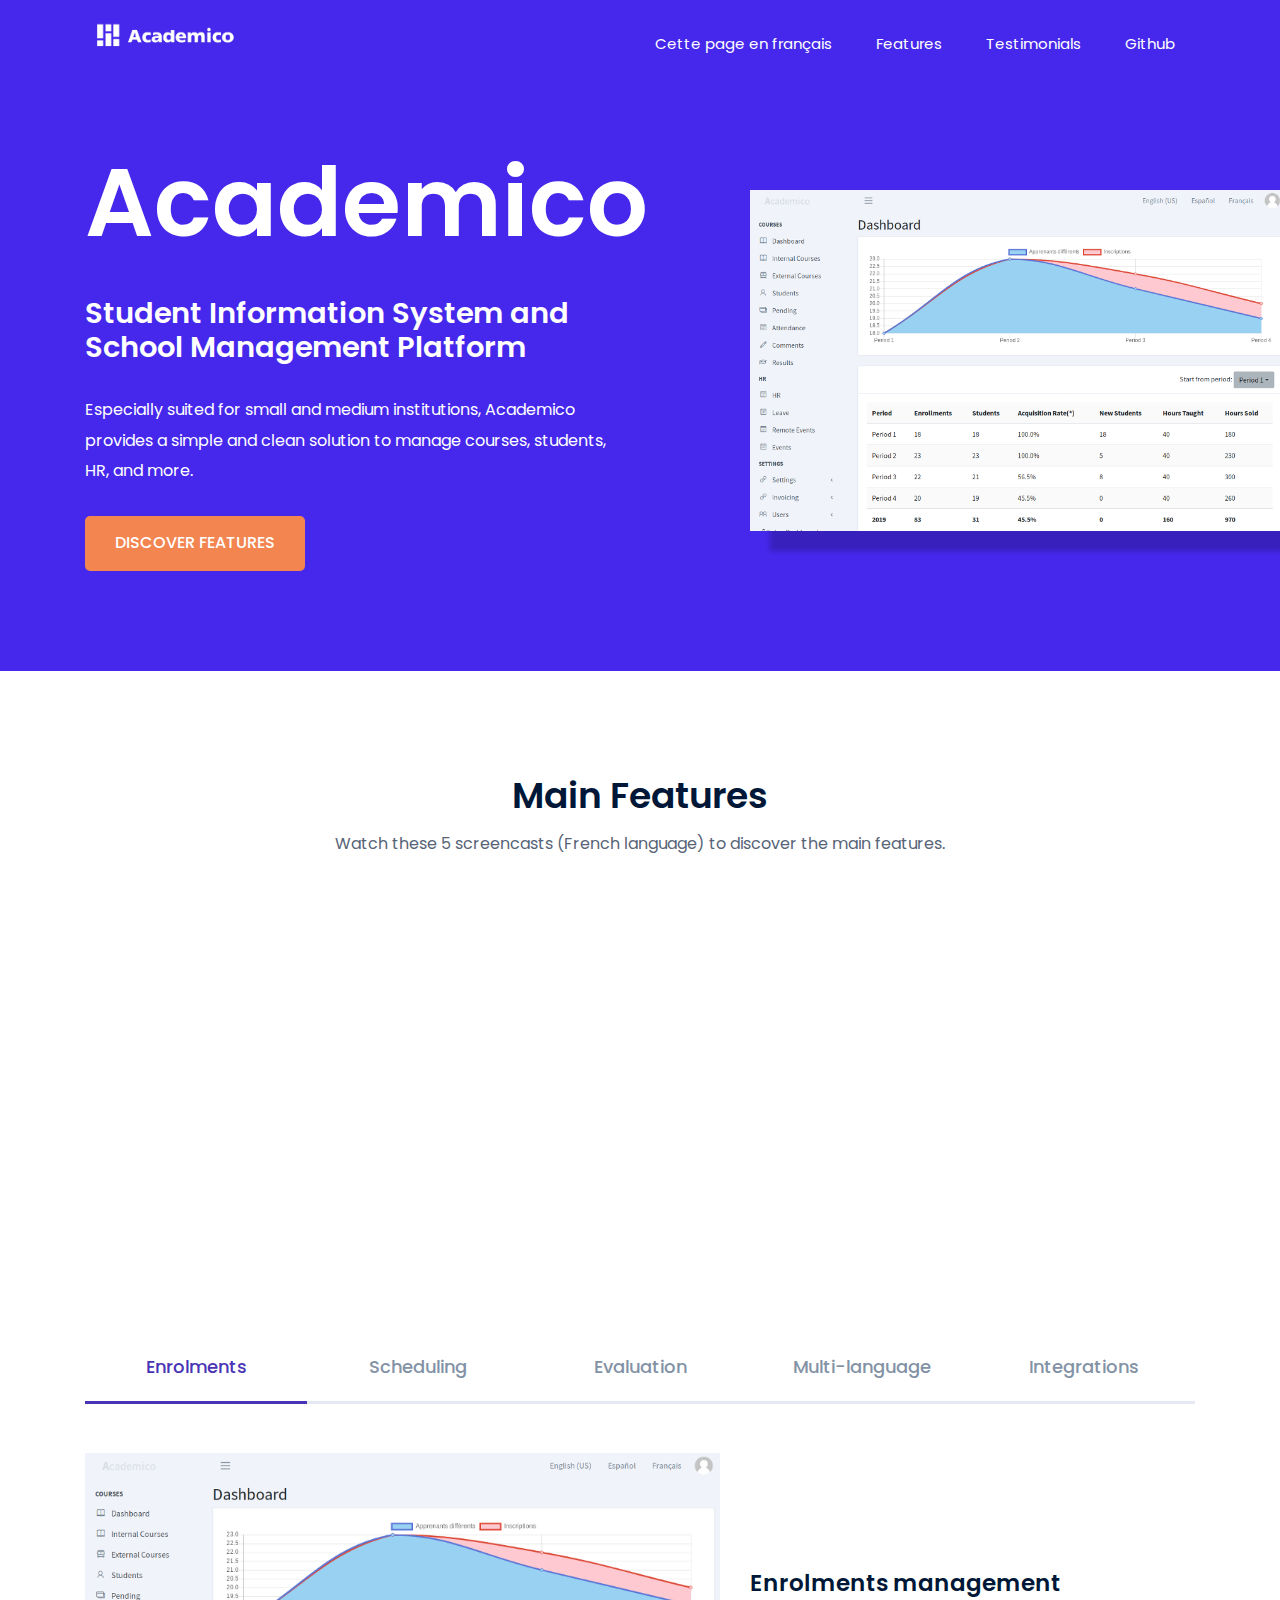
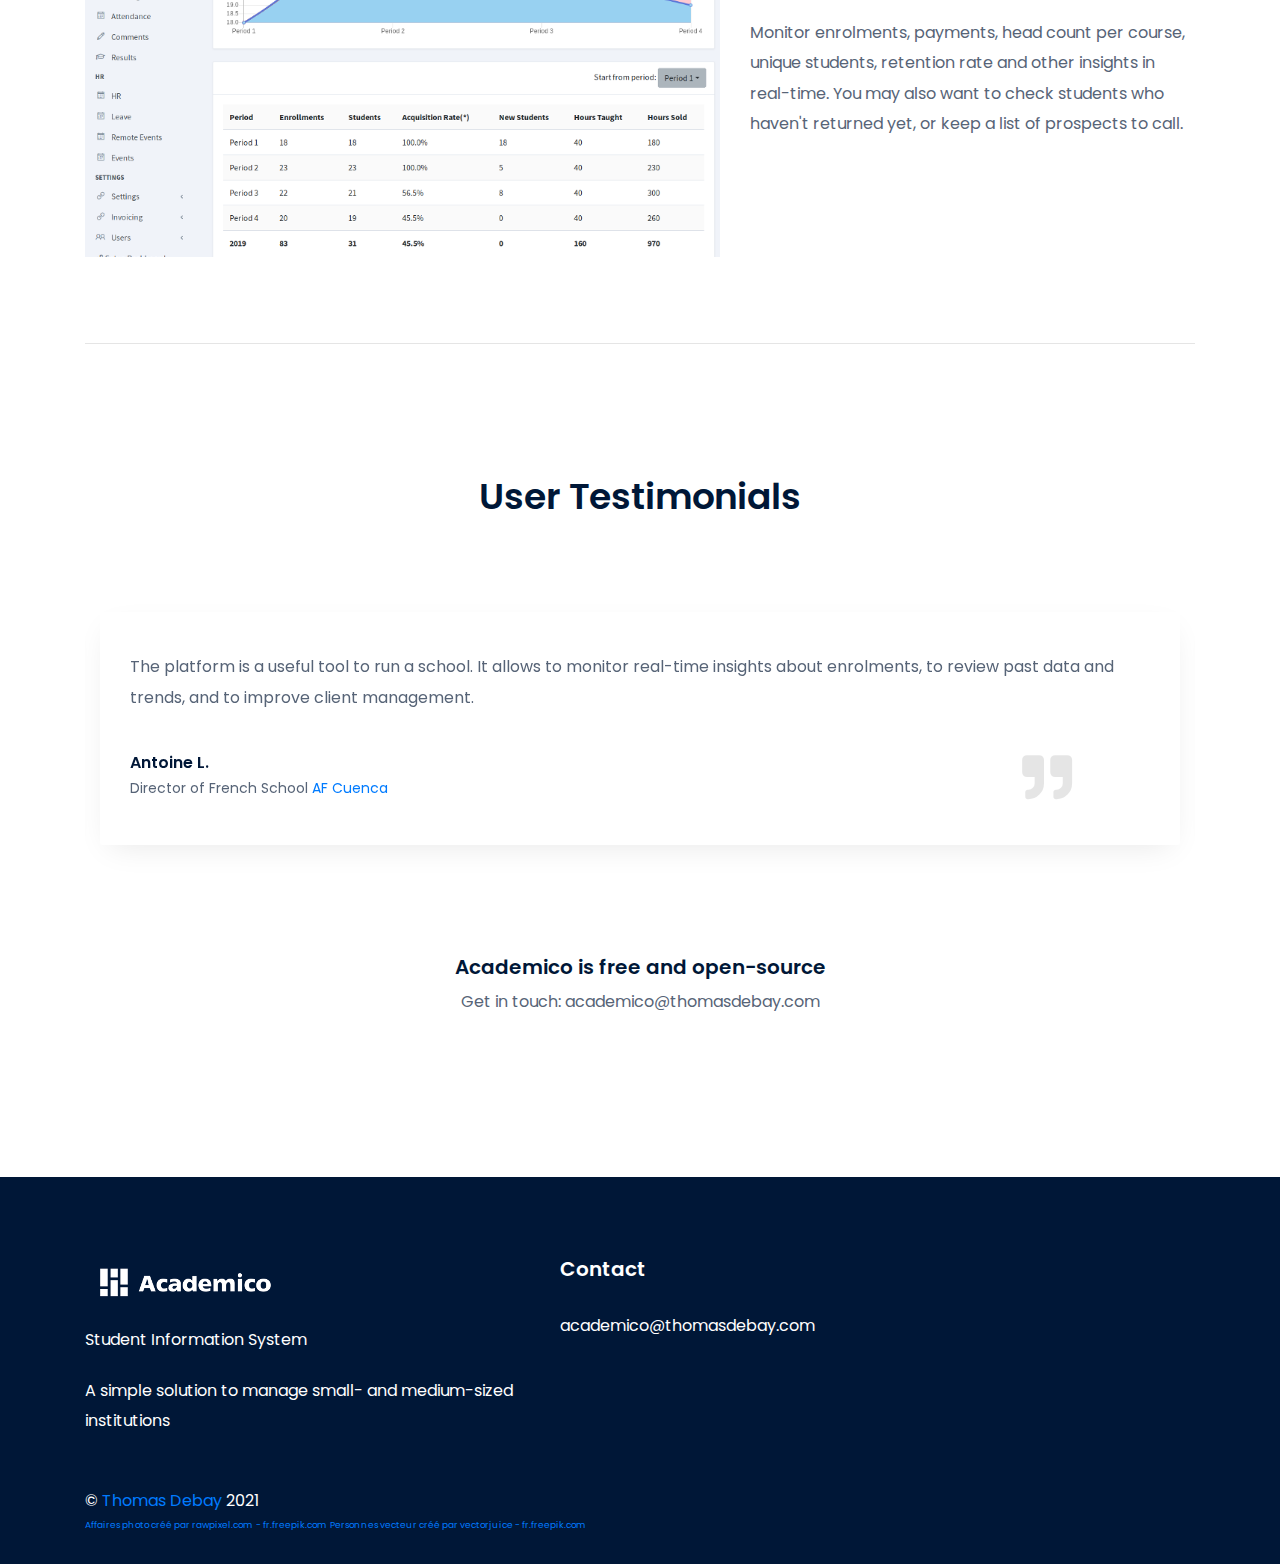
<file: index.html>
<!DOCTYPE html>
<html lang="en">
<head>
	<meta charset="UTF-8">
	<meta name="viewport" content="width=device-width, initial-scale=1, shrink-to-fit=no">
	<!-- Title -->
	<title>Academico SIS</title>

	<!-- All CSS -->
	<link rel="stylesheet" href="./assets/css/animate.css">
	<link rel="stylesheet" href="./assets/css/bootstrap.min.css">
	<link rel="stylesheet" href="./assets/css/materialdesignicons.min.css">
	<link rel="stylesheet" href="./assets/css/fontawesome-5.8.1.css">
	<link rel="stylesheet" href="./assets/css/owl.carousel.min.css">
	<link rel="stylesheet" href="./assets/css/swiper.min.css">
	<link rel="stylesheet" href="./assets/css/lity.min.css">
	<link rel="stylesheet" href="./assets/css/slicknav.css">
	<link rel="stylesheet" href="./assets/css/style.css">
	<link rel="stylesheet" href="./assets/css/style-2.css">
	<link rel="stylesheet" href="./assets/css/style-3.css">
	<link rel="stylesheet" href="./assets/css/style-4.css">
	<link rel="stylesheet" href="./assets/css/style-5.css">
	<link rel="stylesheet" href="./assets/css/style-6.css">
	<link rel="stylesheet" href="./assets/css/theme.css">
	<link rel="stylesheet" href="./assets/css/responsive.css">
	<!-- Global site tag (gtag.js) - Google Analytics -->
	<script async src="https://www.googletagmanager.com/gtag/js?id=UA-151979043-1"></script>
	<script>
	window.dataLayer = window.dataLayer || [];
	function gtag(){dataLayer.push(arguments);}
	gtag('js', new Date());

	gtag('config', 'UA-151979043-1');
	</script>
</head>
<body>
	<!-- Header area -->
	<div id="mainmenu-area" class="hp4">
		<div class="header-area header-absolute header-4">
			<div class="container">
				<div class="row">
					<div class="col-lg-2 w-50">
						<a href="index.html" class="header-logo">
							<img src="./assets/image/logo2.png" alt="" class="logo-1">
							<img src="./assets/image/logo.png" alt="" class="logo-2">
						</a>
					</div>
					<div class="col-lg-10 w-50 t-right">
						<button class="toggle">
							<span></span>
						</button>
						<div class="mainmenu">
							<nav>
								<ul>
									<li><a class="nav-link" href="./fr">Cette page en français</a></li>
									<li><a class="nav-link" href="#features">Features</a></li>
									<!-- <li><a class="nav-link" href="#pricing">Pricing</a></li> -->
									<li><a class="nav-link" href="#testimonial">Testimonials</a></li>
									<li><a class="nav-link" href="https://github.com/academico-sis/academico">Github</a></li>
								</ul>
							</nav>
						</div>
					</div>
				</div>
			</div>
		</div>
	</div>
	<!-- End Header area -->

	<!-- Hero area -->
	<div class="hero-area o-hi hero-4">
		<div class="container">
			<div class="row aic">
				<div class="col-lg-6 wow fadeInLeft" data-wow-delay="0.2s">
					<h1>Academico</h1>
					<h2>Student Information System and School Management Platform</h2>
					<p>Especially suited for small and medium institutions, Academico provides a simple and clean solution to manage courses, students, HR, and more.</p>
					<!-- <a href="https://academico.thomasdebay.com" class="button">Try it now</a> -->
					<a href="#features" class="button">Discover Features</a>
				</div>
				<div class="col-lg-1"></div>
				<div class="col-lg-5 wow fadeInRight" data-wow-delay="0.4s">
					<div class="hero-4-img">
						<img style="width:80%" src="./assets/image/screenshots/stats.png" alt="">
					</div>
				</div>
			</div>
		</div>
	</div>
	<!-- End Hero area -->


	<!-- Tab area -->
	<div id="features" class="tab-area pd-80">
		<div class="container">
			<div class="row justify-content-center">
				<div class="col-lg-8 text-center wow fadeInUp" data-wow-delay="0.2s">
					<div class="title">
						<h2>Main Features</h2>
						<p>Watch these 5 screencasts (French language) to discover the main features.</p>
					</div>
					<div class="video-responsive">
						<iframe width="560" height="315" src="https://www.youtube.com/embed/videoseries?list=PLQrNVDEbPjIOXXrhsKowjKtnLhegQgnq6" frameborder="0" allow="accelerometer; autoplay; clipboard-write; encrypted-media; gyroscope; picture-in-picture" allowfullscreen></iframe>
					</div>
				</div>
			</div>
			<div class="row">
				<div class="col-lg-12 text-center wow fadeInUp" data-wow-delay="0.4s">
					<div class="tab-list">
						<ul class="nav nav-tabs" id="myTab" role="tablist">
							<li class="nav-item">
								<a class="nav-link active" id="tab-label-1" data-toggle="tab" href="#tab-1" role="tab" aria-controls="home" aria-selected="true">Enrolments</a>
							</li>
							<li class="nav-item">
								<a class="nav-link" id="tab-label-2" data-toggle="tab" href="#tab-2" role="tab" aria-controls="profile" aria-selected="false">Scheduling</a>
							</li>
							<li class="nav-item">
								<a class="nav-link" id="tab-label-3" data-toggle="tab" href="#tab-3" role="tab" aria-controls="contact" aria-selected="false">Evaluation</a>
							</li>
							<li class="nav-item">
								<a class="nav-link" id="tab-label-4" data-toggle="tab" href="#tab-4" role="tab" aria-controls="contact" aria-selected="false">Multi-language</a>
							</li>
							<li class="nav-item">
								<a class="nav-link" id="tab-label-5" data-toggle="tab" href="#tab-5" role="tab" aria-controls="contact" aria-selected="false">Integrations</a>
							</li>
						</ul>
					</div>
				</div>
			</div>
			<div class="row">
				<div class="col-lg-12">
					<div class="tab-content">
						<div class="tab-content" id="myTabContent">
							<div class="tab-pane fade show active" id="tab-1" role="tabpanel" aria-labelledby="tab-label-1">
								<div class="row aic">
									<div class="col-lg-7">
										<div class="tab-6-img">
											<img src="./assets/image/screenshots/stats.png" alt="Example view of stats panel in Academico platform">
										</div>
									</div>
									<div class="col-lg-5">
										<div class="tab-title">
											<h3>Enrolments management</h3>
											<p>Monitor enrolments, payments, head count per course, unique students, retention rate and other insights in real-time. You may also want to check students who haven't returned yet, or keep a list of prospects to call.</p>
										</div>
									</div>
								</div>
							</div>
							<div class="tab-pane fade" id="tab-2" role="tabpanel" aria-labelledby="tab-label-2">
								<div class="row aic">
									<div class="col-lg-7">
										<div class="tab-6-img">
											<img src="./assets/image/screenshots/calendar.png" alt="">
										</div>
									</div>
									<div class="col-lg-5">
										<div class="tab-title">
											<h3>Organize your resources timetables</h3>
											<p>Give your team immediate access to teachers and room timetables. Drap and drop to assign a course to a teacher or a room.</p>
										</div>
									</div>
								</div>
							</div>
							<div class="tab-pane fade" id="tab-3" role="tabpanel" aria-labelledby="tab-label-3">
								<div class="row aic">
									<div class="col-lg-7">
										<div class="tab-6-img">
											<img src="./assets/image/screenshots/grading.png" alt="Example view of evaluation screen in Academico platform">
										</div>
									</div>
									<div class="col-lg-5">
										<div class="tab-title">
											<h3>Centralize student results</h3>
											<p>Academico offers skills or grades-based evaluation.</p>
										</div>
									</div>
								</div>
							</div>
							<div class="tab-pane fade" id="tab-4" role="tabpanel" aria-labelledby="tab-label-4">
								<div class="row aic">
									<div class="col-lg-7">
										<div class="tab-6-img">
											<img src="./assets/image/multilingual.png" alt="Academico platform is translated into 3 languages">
										</div>
									</div>
									<div class="col-lg-5">
										<div class="tab-title">
											<h3>Multi-language</h3>
											<p>Academico is entirely translated in French, English and Spanish. More languages can easily be integrated.</p>
										</div>
									</div>
								</div>
							</div>
							<div class="tab-pane fade" id="tab-5" role="tabpanel" aria-labelledby="tab-label-5">
								<div class="row aic">
									<div class="col-lg-7">
										<div class="tab-6-img">
											<img src="./assets/image/puzzle.jpg" alt="Integration illustration">
										</div>
									</div>
									<div class="col-lg-5">
										<div class="tab-title">
											<h3>Integrate with your other applications</h3>
											<p>Academico can synchronize students, courses and enrollments with <strong>Moodle LMS</strong> or <strong>Apolearn</strong>. Integrations with other software such as mailing managers or accounting solutions are also possible (please get in touch for details).</p>
										</div>
									</div>
								</div>
							</div>
						</div>
					</div>
				</div>
			</div>
			<hr>
		</div>
	</div>
	<!-- End Tab area -->

	<!-- Pricing area -->
	<!-- <div id="pricing" class="pricing-area pd-100">
		<div class="container">
			<div class="row justify-content-center">
				<div class="col-lg-7 text-center wow fadeInUp" data-wow-delay="0.2s">
					<div class="title white">
						<h2>Pricing</h2>
						<p>Academico is free. However, you'll need several things to run it: a commercial <a href="https://backpackforlaravel.com/pricing">Backpack</a> licence, your own server (VPS), and someone to perform server configuration, updates, backups.. For this reason, an all-inclusive, hosted solution is recommended, so you don't have to worry about technical aspects.</p>
						<br><br>
						<a href="https://thomasdebay.com" class="button">Discover available offers</a>
					</div>
				</div>
			</div>
		</div>
	</div> -->
	<!-- End Pricing area -->

	<!-- Testimonial area -->
	<div class="t-area-6" id="testimonial">
		<div class="container">
			<div class="row justify-content-center">
				<div style="margin-top: 2em;" class="col-lg-8 text-center wow fadeInUp" data-wow-delay="0.2s">
					<div class="title">
						<h2>User Testimonials</h2>
					</div>
				</div>
			</div>

			<div class="row">
				<div class="col-lg-12">
					<div class="owl-carousel t6-carousel">
						<div class="single-c-item wow fadeInRight" data-wow-delay="0.2s">
							<p>The platform is a useful tool to run a school. It allows to monitor real-time insights about enrolments, to review past data and trends, and to improve client management.</p>
							<div class="t-content aic dfx">
								<div class="t-text">
									<h6>Antoine L.<span>Director of French School <a href="https://afcuenca.org.ec">AF Cuenca</a></span></h6>
								</div>
							</div>
							<div class="quote-icon">
								<i class="fas fa-quote-right"></i>
							</div>
						</div>
					</div>
				</div>
			</div>
		</div>
	</div>
	<!-- End Testimonial area -->

	<!-- Case Study area -->
    <div class="case-study case-study4 padding-b">
		<div class="container">
			<div class="row justify-content-center">
				<div class="col-lg-9 text-center wow fadeInUp" data-wow-delay="0.2s">
					<div class="title">
						<h4>Academico is free and open-source</h4>
						<!-- <h2>Try it online</h2>
						<a style="margin-bottom: 2em;" href="https://academico.thomasdebay.com" class="button">Demo website</a> -->
						<p>Get in touch: academico@thomasdebay.com</p>
					</div>
				</div>
			</div>
		</div>
    </div>
    <!-- End Case Study area -->

    <!-- Footer area -->
    <div class="footer-area-3 footer-3 footer4">
    	<div class="footer">
    		<div class="container">
    			<div class="row">
    				<div class="col-lg-5">
    					<a href="index.html" class="footer-logo">
							<img src="./assets/image/logo2.png" alt="">
						</a>
						<p>Student Information System</p>
						<p class="mt-20">A simple solution to manage small- and medium-sized institutions</p>
    				</div>
    				<div class="col-lg-7">
    					<div class="row">
    						<div class="col-lg-4 col-md-4">
    							<h4>Contact</h4>
    							<p>academico@thomasdebay.com</p>
    						</div>
    					</div>
    				</div>
    			</div>
    		</div>
    	</div>
    	<div class="copyright">
    		<div class="container">
    			<div class="row">
    				<div class="col-lg-6 col-md-6">
    					<p>© <a href="https://thomasdebay.com">Thomas Debay</a> 2021</p>
						<p style="font-size: xx-small">
							<a href="https://fr.freepik.com/photos/affaires">Affaires photo créé par rawpixel.com - fr.freepik.com</a>
							<a href="https://fr.freepik.com/vecteurs/personnes">Personnes vecteur créé par vectorjuice - fr.freepik.com</a>
						</p>
    				</div>
    			</div>
    		</div>
    	</div>
    </div>
    <!-- End Footer area -->

	<!-- All JS -->
	<script src="./assets/js/jquery-1.12.4.min.js"></script>
	<script src="./assets/js/popper.min.js"></script>
	<script src="./assets/js/bootstrap.min.js"></script>
	<script src="./assets/js/owl.carousel.min.js"></script>
	<script src="./assets/js/swiper.min.js"></script>
	<script src="./assets/js/jquery.sticky.js"></script>
	<script src="./assets/js/scrolltotop.js"></script>
	<script src="./assets/js/wow.min.js"></script>
	<script src="./assets/js/lity.min.js"></script>
	<script src="./assets/js/smooth-scroll.min.js"></script>
	<script src="./assets/js/slicknav-min.js"></script>
	<script src="./assets/js/main.js"></script>
</body>
</html>
</file>
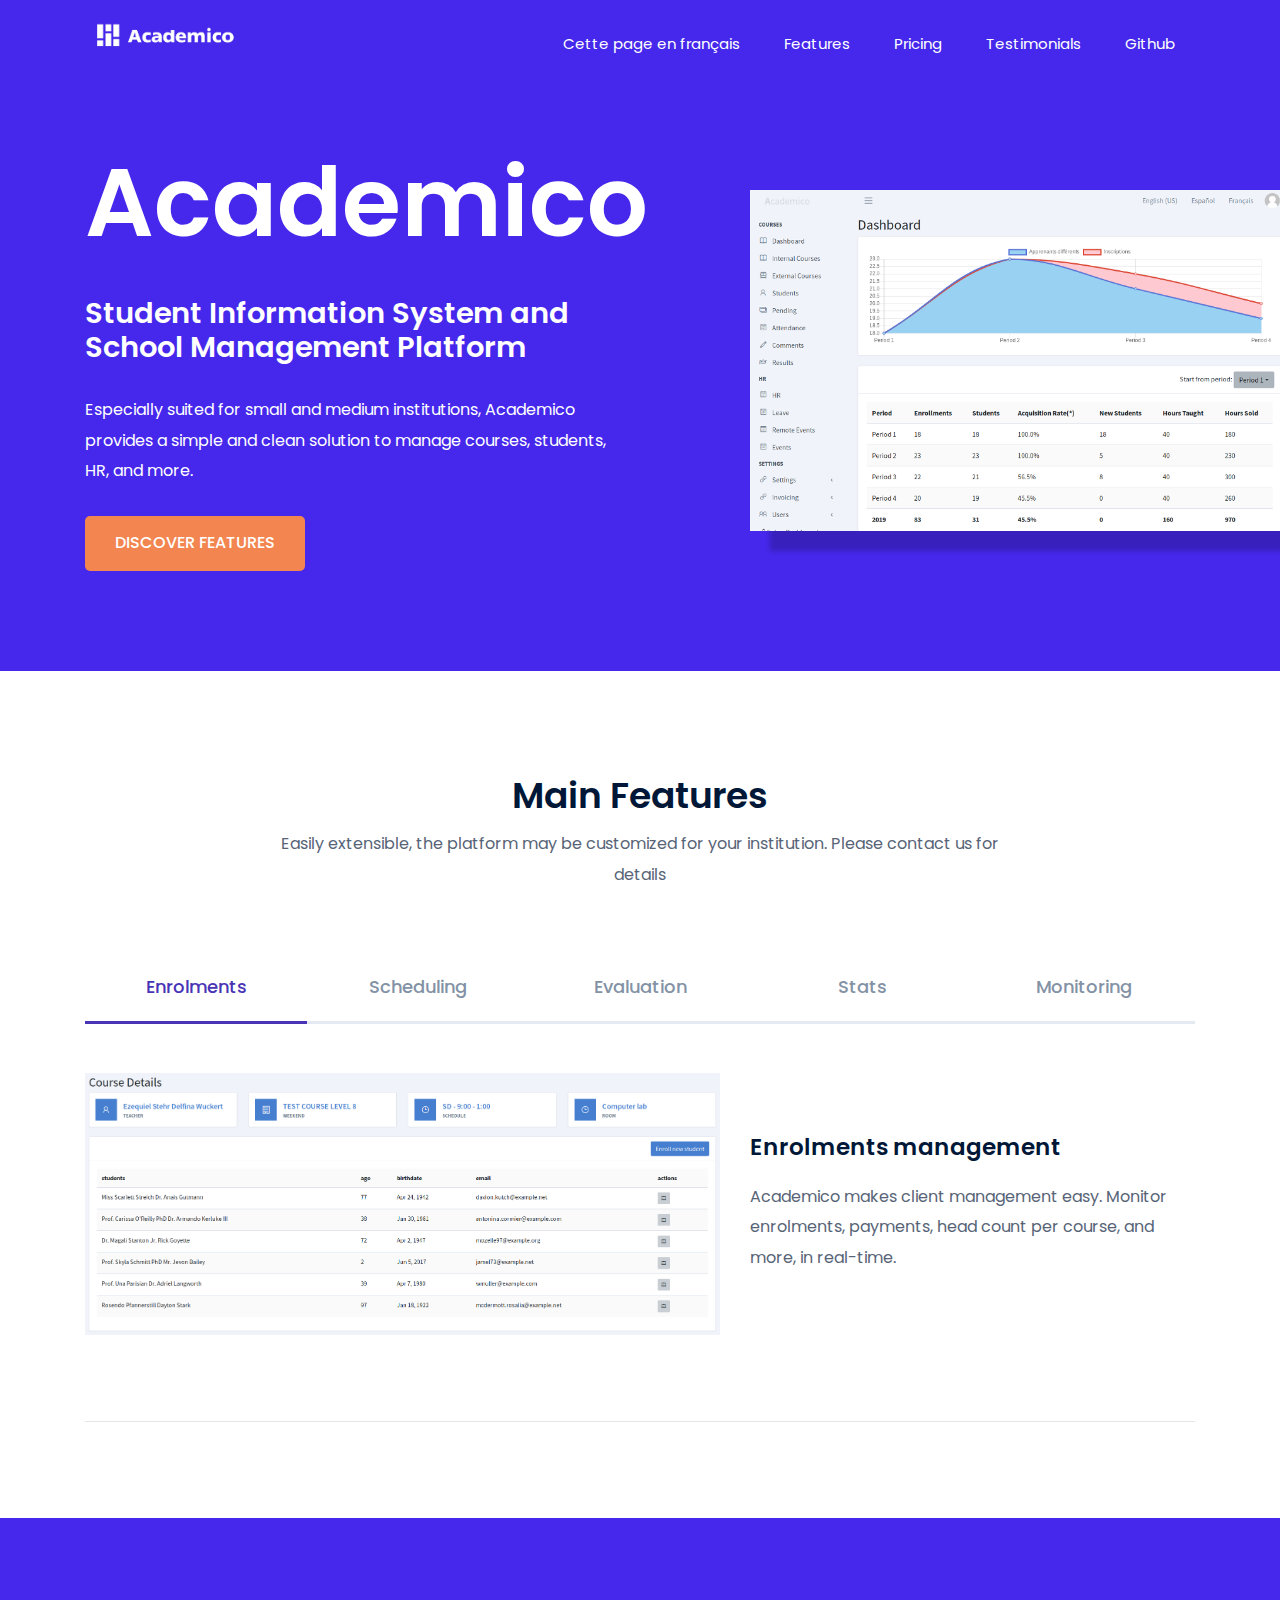
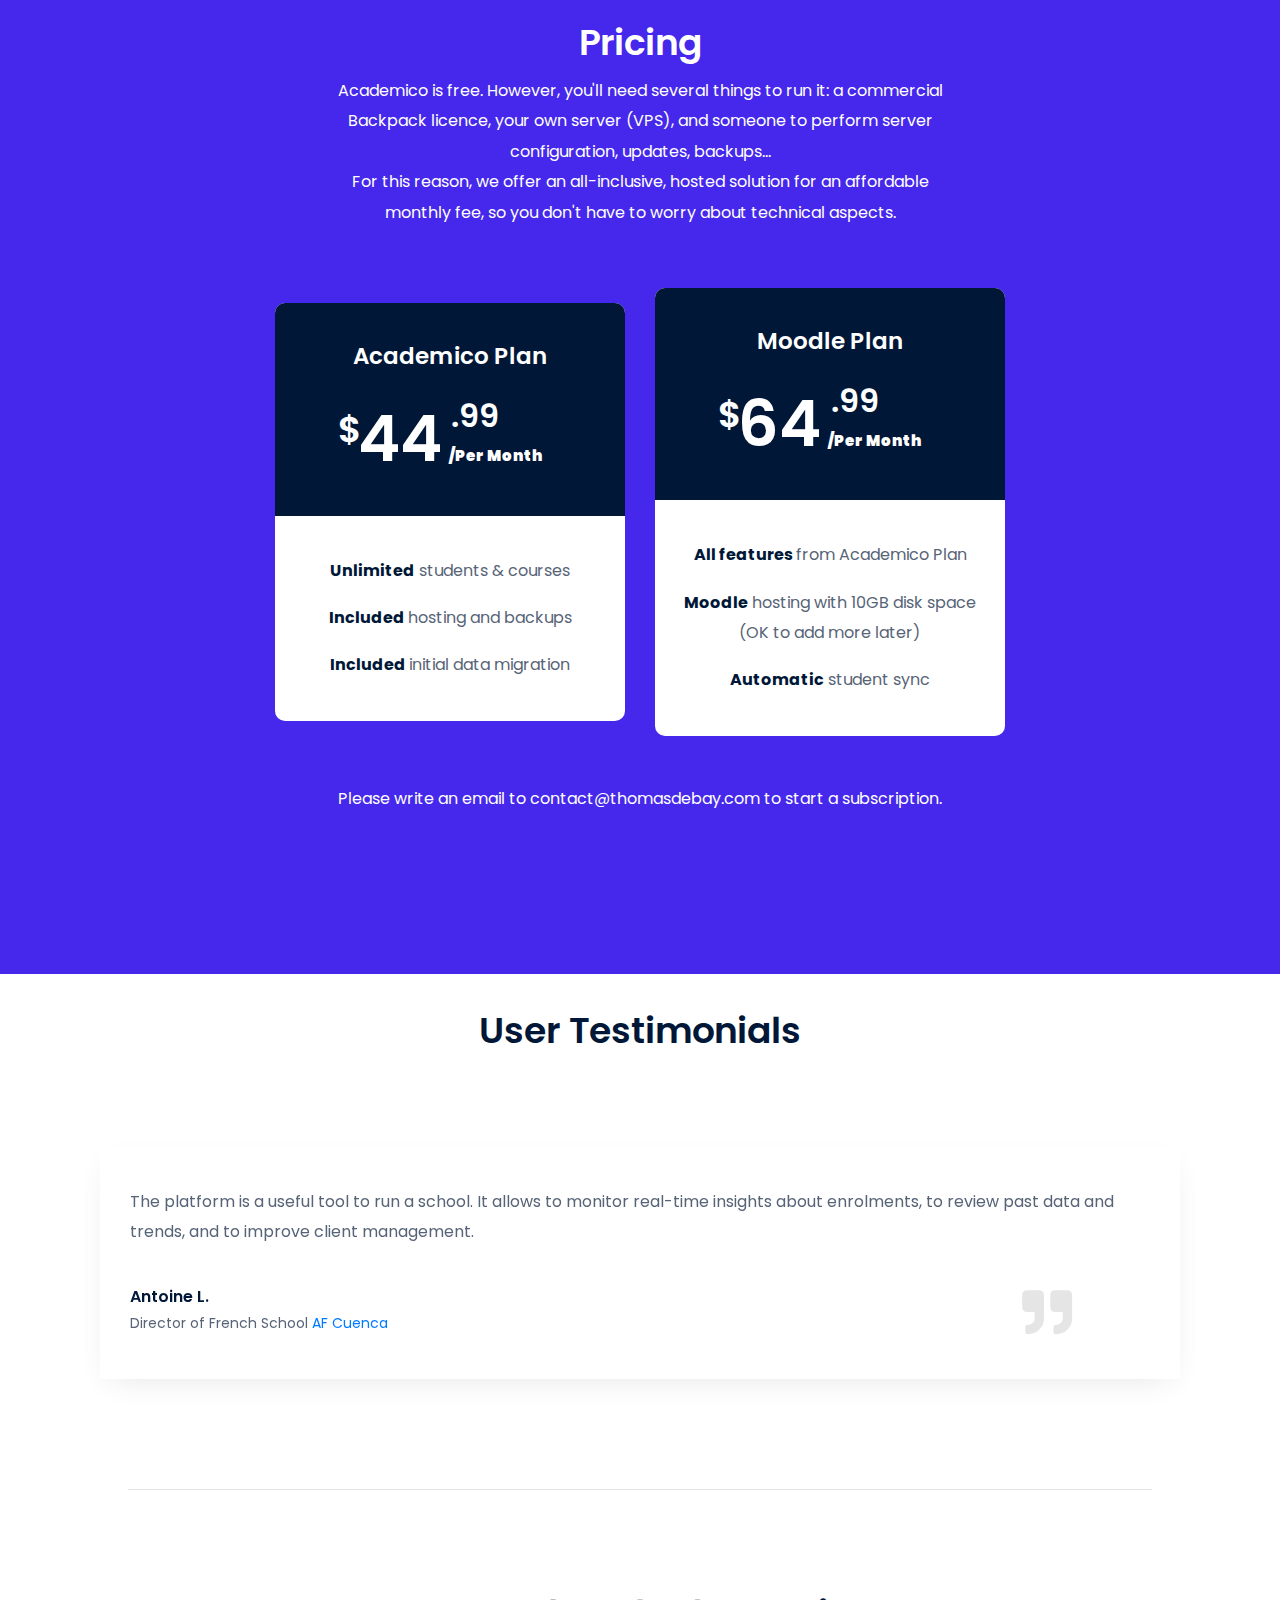
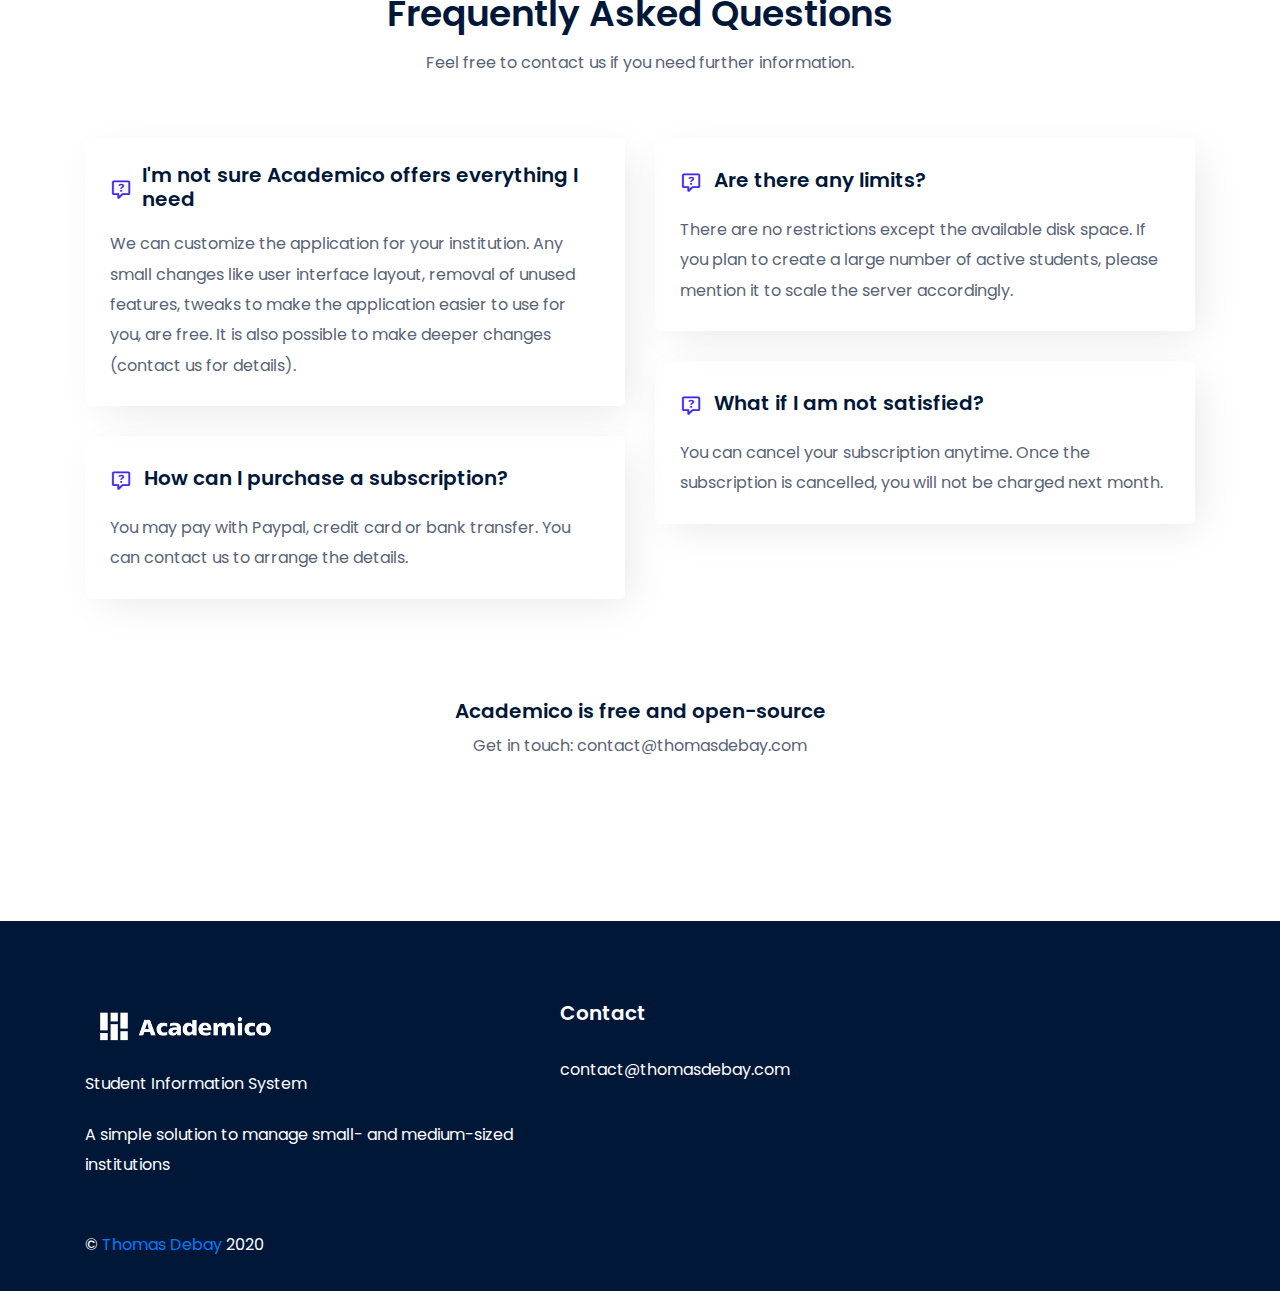
<file: en/index.html>
<!DOCTYPE html>
<html lang="en">
<head>
	<meta charset="UTF-8">
	<meta name="viewport" content="width=device-width, initial-scale=1, shrink-to-fit=no">
	<!-- Title -->
	<title>Academico SIS</title>

	<!-- All CSS -->
	<link rel="stylesheet" href="../assets/css/animate.css">
	<link rel="stylesheet" href="../assets/css/bootstrap.min.css">
	<link rel="stylesheet" href="../assets/css/materialdesignicons.min.css">
	<link rel="stylesheet" href="../assets/css/fontawesome-5.8.1.css">
	<link rel="stylesheet" href="../assets/css/owl.carousel.min.css">
	<link rel="stylesheet" href="../assets/css/swiper.min.css">
	<link rel="stylesheet" href="../assets/css/lity.min.css">
	<link rel="stylesheet" href="../assets/css/slicknav.css">
	<link rel="stylesheet" href="../assets/css/style.css">
	<link rel="stylesheet" href="../assets/css/style-2.css">
	<link rel="stylesheet" href="../assets/css/style-3.css">
	<link rel="stylesheet" href="../assets/css/style-4.css">
	<link rel="stylesheet" href="../assets/css/style-5.css">
	<link rel="stylesheet" href="../assets/css/style-6.css">
	<link rel="stylesheet" href="../assets/css/theme.css">
	<link rel="stylesheet" href="../assets/css/responsive.css">
	<!-- Global site tag (gtag.js) - Google Analytics -->
	<script async src="https://www.googletagmanager.com/gtag/js?id=UA-151979043-1"></script>
	<script>
	window.dataLayer = window.dataLayer || [];
	function gtag(){dataLayer.push(arguments);}
	gtag('js', new Date());

	gtag('config', 'UA-151979043-1');
	</script>
</head>
<body>
	<!-- Header area -->
	<div id="mainmenu-area" class="hp4">
		<div class="header-area header-absolute header-4">
			<div class="container">
				<div class="row">
					<div class="col-lg-2 w-50">
						<a href="index.html" class="header-logo">
							<img src="../assets/image/logo2.png" alt="" class="logo-1">
							<img src="../assets/image/logo.png" alt="" class="logo-2">
						</a>
					</div>
					<div class="col-lg-10 w-50 t-right">
						<button class="toggle">
							<span></span>
						</button>
						<div class="mainmenu">
							<nav>
								<ul>
									<li><a class="nav-link" href="../fr">Cette page en français</a></li>
									<li><a class="nav-link" href="#features">Features</a></li>
									<li><a class="nav-link" href="#pricing">Pricing</a></li>
									<li><a class="nav-link" href="#testimonial">Testimonials</a></li>
									<li><a class="nav-link" href="https://github.com/academico-sis/academico">Github</a></li>
								</ul>
							</nav>
						</div>
					</div>
				</div>
			</div>
		</div>
	</div>
	<!-- End Header area -->

	<!-- Hero area -->
	<div class="hero-area o-hi hero-4">
		<div class="container">
			<div class="row aic">
				<div class="col-lg-6 wow fadeInLeft" data-wow-delay="0.2s">
					<h1>Academico</h1>
					<h2>Student Information System and School Management Platform</h2>
					<p>Especially suited for small and medium institutions, Academico provides a simple and clean solution to manage courses, students, HR, and more.</p>
					<a href="#features" class="button">Discover Features</a>
				</div>
				<div class="col-lg-1"></div>
				<div class="col-lg-5 wow fadeInRight" data-wow-delay="0.4s">
					<div class="hero-4-img">
						<img style="width:80%" src="../assets/image/screenshots/stats.png" alt="">
					</div>
				</div>
			</div>
		</div>
	</div>
	<!-- End Hero area -->


	<!-- Tab area -->
	<div id="features" class="tab-area pd-80">
		<div class="container">
			<div class="row justify-content-center">
				<div class="col-lg-8 text-center wow fadeInUp" data-wow-delay="0.2s">
					<div class="title">
						<h2>Main Features</h2>
						<p>Easily extensible, the platform may be customized for your institution. Please contact us for details</p>
					</div>
				</div>
			</div>
			<div class="row">
				<div class="col-lg-12 text-center wow fadeInUp" data-wow-delay="0.4s">
					<div class="tab-list">
						<ul class="nav nav-tabs" id="myTab" role="tablist">
							<li class="nav-item">
								<a class="nav-link active" id="tab-label-1" data-toggle="tab" href="#tab-1" role="tab" aria-controls="home" aria-selected="true">Enrolments</a>
							</li>
							<li class="nav-item">
								<a class="nav-link" id="tab-label-2" data-toggle="tab" href="#tab-2" role="tab" aria-controls="profile" aria-selected="false">Scheduling</a>
							</li>
							<li class="nav-item">
								<a class="nav-link" id="tab-label-3" data-toggle="tab" href="#tab-3" role="tab" aria-controls="contact" aria-selected="false">Evaluation</a>
							</li>
							<li class="nav-item">
								<a class="nav-link" id="tab-label-4" data-toggle="tab" href="#tab-4" role="tab" aria-controls="contact" aria-selected="false">Stats</a>
							</li>
							<li class="nav-item">
								<a class="nav-link" id="tab-label-5" data-toggle="tab" href="#tab-5" role="tab" aria-controls="contact" aria-selected="false">Monitoring</a>
							</li>
						</ul>
					</div>
				</div>
			</div>
			<div class="row">
				<div class="col-lg-12">
					<div class="tab-content">
						<div class="tab-content" id="myTabContent">
							<div class="tab-pane fade show active" id="tab-1" role="tabpanel" aria-labelledby="tab-label-1">
								<div class="row aic">
									<div class="col-lg-7">
										<div class="tab-6-img">
											<img src="../assets/image/screenshots/students.png" alt="">
										</div>
									</div>
									<div class="col-lg-5">
										<div class="tab-title">
											<h3>Enrolments management</h3>
											<p>Academico makes client management easy. Monitor enrolments, payments, head count per course, and more, in real-time.</p>
										</div>
									</div>
								</div>
							</div>
							<div class="tab-pane fade" id="tab-2" role="tabpanel" aria-labelledby="tab-label-2">
								<div class="row aic">
									<div class="col-lg-7">
										<div class="tab-6-img">
											<img src="../assets/image/screenshots/calendar.png" alt="">
										</div>
									</div>
									<div class="col-lg-5">
										<div class="tab-title">
											<h3>Organize your resources timetables</h3>
											<p>Give your team immediate access to teachers and room timetables.</p>
										</div>
									</div>
								</div>
							</div>
							<div class="tab-pane fade" id="tab-3" role="tabpanel" aria-labelledby="tab-label-3">
								<div class="row aic">
									<div class="col-lg-7">
										<div class="tab-6-img">
											<img src="../assets/image/screenshots/grading.png" alt="">
										</div>
									</div>
									<div class="col-lg-5">
										<div class="tab-title">
											<h3>Centralize student results</h3>
											<p>Academico offers skills or grades-based evaluation.</p>
										</div>
									</div>
								</div>
							</div>
							<div class="tab-pane fade" id="tab-4" role="tabpanel" aria-labelledby="tab-label-4">
								<div class="row aic">
									<div class="col-lg-7">
										<div class="tab-6-img">
											<img src="../assets/image/screenshots/stats.png" alt="">
										</div>
									</div>
									<div class="col-lg-5">
										<div class="tab-title">
											<h3>From details to big picture</h3>
											<p>Academico lets you keep an eye on useful insights: enrolments, unique students, retention rate, and more</p>
										</div>
									</div>
								</div>
							</div>
							<div class="tab-pane fade" id="tab-5" role="tabpanel" aria-labelledby="tab-label-5">
								<div class="row aic">
									<div class="col-lg-7">
										<div class="tab-6-img">
											<img src="../assets/image/screenshots/monitor.png" alt="">
										</div>
									</div>
									<div class="col-lg-5">
										<div class="tab-title">
											<h3>Simplify your routines</h3>
											<p>View students who haven't returned yet, clients to call, and more. Auto-send notifications to students or parents in case of absence.</p>
										</div>
									</div>
								</div>
							</div>
						</div>
					</div>
				</div>
			</div>
			<hr>
		</div>
	</div>
	<!-- End Tab area -->

	<!-- Pricing area -->
	<div id="pricing" class="pricing-area pd-100">
		<div class="container">
			<div class="row justify-content-center">
				<div class="col-lg-7 text-center wow fadeInUp" data-wow-delay="0.2s">
					<div class="title white">
						<h2>Pricing</h2>
						<p>Academico is free. However, you'll need several things to run it: a commercial <a href="https://backpackforlaravel.com/pricing">Backpack</a> licence, your own server (VPS), and someone to perform server configuration, updates, backups... </p>
						<p>For this reason, we offer an all-inclusive, hosted solution for an affordable monthly fee, so you don't have to worry about technical aspects.</p>
					</div>
				</div>
			</div>
			<div class="row aic">
				<div class="col-lg-2"></div>
				<div class="col-lg-4 col-md-6 wow fadeInLeft" data-wow-delay="0.2s">
					<div class="single-pricing-item active">
						<div class="pricing-header">
							<h3>Academico Plan</h3>
							<div class="price">
								<h2><span>$</span>44<sup>.99</sup><strong>/Per Month</strong></h2>
							</div>
						</div>
						<div class="pricing-content">
							<ul>
                                <li><strong>Unlimited</strong> students & courses</li>
                                <li><strong>Included </strong> hosting and backups</li>
								<li><strong>Included </strong> initial data migration</li>
                            </ul>
						</div>
					</div>
				</div>
				<div class="col-lg-4 col-md-6 wow fadeInRight hidden-sm" data-wow-delay="0.2s">
					<div class="single-pricing-item active">
						<div class="pricing-header">
							<h3>Moodle Plan</h3>
							<div class="price">
								<h2><span>$</span>64<sup>.99</sup><strong>/Per Month</strong></h2>
							</div>
						</div>

						<div class="pricing-content">
							<ul>
                                <li><strong>All features </strong>from Academico Plan</li>
                                <li><strong>Moodle</strong> hosting with 10GB disk space <br>(OK to add more later)</li>
                                <li><strong>Automatic</strong> student sync</li>
                            </ul>
						</div>
					</div>
				</div>
			</div>
			<div style="margin-top:3em;" class="row justify-content-center">
				<div class="col-lg-7 text-center wow fadeInUp" data-wow-delay="0.2s">
					<div class="title white">
						<p>Please write an email to contact@thomasdebay.com to start a subscription.</p>
					</div>
				</div>
			</div>
		</div>
	</div>
	<!-- End Pricing area -->

	<!-- Testimonial area -->
	<div class="t-area-6" id="testimonial">
		<div class="container">
			<div class="row justify-content-center">
				<div style="margin-top: 2em;" class="col-lg-8 text-center wow fadeInUp" data-wow-delay="0.2s">
					<div class="title">
						<h2>User Testimonials</h2>
					</div>
				</div>
			</div>

			<div class="row">
				<div class="col-lg-12">
					<div class="owl-carousel t6-carousel">
						<div class="single-c-item wow fadeInRight" data-wow-delay="0.2s">
							<p>The platform is a useful tool to run a school. It allows to monitor real-time insights about enrolments, to review past data and trends, and to improve client management.</p>
							<div class="t-content aic dfx">
								<div class="t-text">
									<h6>Antoine L.<span>Director of French School <a href="https://afcuenca.org.ec">AF Cuenca</a></span></h6>
								</div>
							</div>
							<div class="quote-icon">
								<i class="fas fa-quote-right"></i>
							</div>
						</div>
					</div>
				</div>
			</div>
		</div>
	</div>
	<!-- End Testimonial area -->

	<!-- FAQ area -->
	<div class="faq-area pd-100">
		<div class="container">
			<div class="row justify-content-center">
				<div class="col-lg-8 text-center wow fadeInUp" data-wow-delay="0.2s">
					<div class="title">
						<h2>Frequently Asked Questions</h2>
						<p>Feel free to contact us if you need further information.</p>
					</div>
				</div>
			</div>

			<div class="row">
				<div class="col-lg-6">
					<div class="single-faq-item wow fadeInRight" data-wow-delay="0.2s">
						<div class="faq-title dfx aic">
							<div class="faq-icon">
								<span class="mdi mdi-comment-question-outline"></span>
							</div>
							<div class="faq-text">
								<h4>I'm not sure Academico offers everything I need</h4>
							</div>
						</div>
						<p>We can customize the application for your institution. Any small changes like user interface layout, removal of unused features, tweaks to make the application easier to use for you, are free. It is also possible to make deeper changes (contact us for details).</p>
					</div>
					<div class="single-faq-item wow fadeInRight" data-wow-delay="0.3s">
						<div class="faq-title dfx aic">
							<div class="faq-icon">
								<span class="mdi mdi-comment-question-outline"></span>
							</div>
							<div class="faq-text">
								<h4>How can I purchase a subscription?</h4>
							</div>
						</div>
						<p>You may pay with Paypal, credit card or bank transfer. You can contact us to arrange the details.</p>
					</div>
				</div>
				<div class="col-lg-6">
					<div class="single-faq-item wow fadeInRight" data-wow-delay="0.2s">
						<div class="faq-title dfx aic">
							<div class="faq-icon">
								<span class="mdi mdi-comment-question-outline"></span>
							</div>
							<div class="faq-text">
								<h4>Are there any limits?</h4>
							</div>
						</div>
						<p>There are no restrictions except the available disk space. If you plan to create a large number of active students, please mention it to scale the server accordingly.</p>
					</div>
					<div class="single-faq-item wow fadeInRight" data-wow-delay="0.4s">
						<div class="faq-title dfx aic">
							<div class="faq-icon">
								<span class="mdi mdi-comment-question-outline"></span>
							</div>
							<div class="faq-text">
								<h4>What if I am not satisfied?</h4>
							</div>
						</div>
						<p>You can cancel your subscription anytime. Once the subscription is cancelled, you will not be charged next month.</p>
					</div>
				</div>
			</div>
		</div>
	</div>
	<!-- End FAQ area -->

	<!-- Case Study area -->
    <div class="case-study case-study4 padding-b">
		<div class="container">
			<div class="row justify-content-center">
				<div class="col-lg-9 text-center wow fadeInUp" data-wow-delay="0.2s">
					<div class="title">
						<h4>Academico is free and open-source</h4>
						<p>Get in touch: contact@thomasdebay.com</p>
					</div>
				</div>
			</div>
		</div>
    </div>
    <!-- End Case Study area -->

    <!-- Footer area -->
    <div class="footer-area-3 footer-3 footer4">
    	<div class="footer">
    		<div class="container">
    			<div class="row">
    				<div class="col-lg-5">
    					<a href="index.html" class="footer-logo">
							<img src="../assets/image/logo2.png" alt="">
						</a>
						<p>Student Information System</p>
						<p class="mt-20">A simple solution to manage small- and medium-sized institutions</p>
    				</div>
    				<div class="col-lg-7">
    					<div class="row">
    						<div class="col-lg-4 col-md-4">
    							<h4>Contact</h4>
    							<p>contact@thomasdebay.com</p>
    						</div>
    					</div>
    				</div>
    			</div>
    		</div>
    	</div>
    	<div class="copyright">
    		<div class="container">
    			<div class="row">
    				<div class="col-lg-6 col-md-6">
    					<p>© <a href="https://thomasdebay.com">Thomas Debay</a> 2020</p>
    				</div>
    			</div>
    		</div>
    	</div>
    </div>
    <!-- End Footer area -->

	<!-- All JS -->
	<script src="../assets/js/jquery-1.12.4.min.js"></script>
	<script src="../assets/js/popper.min.js"></script>
	<script src="../assets/js/bootstrap.min.js"></script>
	<script src="../assets/js/owl.carousel.min.js"></script>
	<script src="../assets/js/swiper.min.js"></script>
	<script src="../assets/js/jquery.sticky.js"></script>
	<script src="../assets/js/scrolltotop.js"></script>
	<script src="../assets/js/wow.min.js"></script>
	<script src="../assets/js/lity.min.js"></script>
	<script src="../assets/js/smooth-scroll.min.js"></script>
	<script src="../assets/js/slicknav-min.js"></script>
	<script src="../assets/js/main.js"></script>
</body>
</html>
</file>
<file: assets/css/style.css>
/*************************
CSS Index
* Base CSS
* Header area CSS
* Hero area CSS
* Features area CSS
* Rectangle area CSS
* Testimonial area CSS
* Screen slider area CSS
* Subscribe area CSS
* Footer area CSS
* Preloader CSS
* Scroll to top CSS
*************************/


/********
Base CSS
*********/

@import url('https://fonts.googleapis.com/css?family=Poppins:200,200i,300,300i,400,400i,500,500i,600,600i,700,700i&display=swap');
* {
    padding: 0;
    margin: 0;
}


/*** Body CSS ***/

body {
    font-size: 14px;
    font-family: 'Poppins', sans-serif;
    line-height: 1.9;
    color: #576477;
}

p {
    margin-bottom: 0;
}


/*** Focus CSS ***/

a:focus,
input:focus,
button:focus,
textarea:focus {
    outline: 0 solid;
}

a:hover {
    text-decoration: none;
}


/*** Image CSS ***/

img {
    max-width: 100%;
    height: auto;
}


/*** Heading CSS ***/

h1,
h2,
h3,
h4,
h5,
h6 {
    font-weight: 600;
    color: #001737;
    font-family: 'Poppins', sans-serif;
}

h1 {
    font-size: 64px;
}

h2 {
    font-size: 36px;
}

h3,
h3 a {
    font-size: 23px;
}

h4 {
    font-size: 20px;
}

h5 {
    font-size: 18px;
}

h6 {
    font-size: 16px;
}


/*** Ul & Li CSS ***/

ul {
    padding: 0;
    margin: 0;
    list-style: none;
}

li {
    display: inline-block;
}
/*** Color Typo ***/
.white,
.white a,
.white h1,
.white h2,
.white h3,
.white h4,
.white h5,
.white h6{
    color: #ffffff;
}

/*** Section padding CSS ***/

.pd-80 {
    padding: 80px 0;
}

.pd-100 {
    padding: 100px 0;
}

.pt-80 {
    padding-top: 80px;
}

.pt-100 {
    padding-top: 100px;
}

.pb-80 {
    padding-bottom: 80px;
}

.pb-100 {
    padding-bottom: 100px;
}


/*** Overflow hidden CSS ***/

.o-hi {
    overflow: hidden;
}



/*** Overflow hidden CSS ***/

.aic {
    -webkit-box-align: center;
    -ms-flex-align: center;
    align-items: center;
}


/*** Display flex CSS ***/

.dfx {
    display: -moz-flex;
    display: -ms-flex;
    display: -o-flex;
    display: -webkit-box;
    display: -ms-flexbox;
    display: flex;
}


/*** Background CSS ***/

.bg {
    background-position: center;
    background-size: cover;
    background-repeat: no-repeat;
}


/***************
Header area CSS
***************/

.header-area {
    -webkit-transition: .5s;
    -o-transition: .5s;
    transition: .5s;
}

.header-absolute {
    position: absolute;
    left: 0;
    top: 0;
    width: 100%;
    z-index: 9;
    padding: 15px 0;
}

#mainmenu-area-sticky-wrapper {
    position: relative;
    z-index: 9;
}

.is-sticky .header-area {
    -webkit-box-shadow: 0 0 4px rgb(0 0 0 / 0.14), 0 4px 8px rgb(218 213 213 / 0.31);
    box-shadow: 0 0 4px rgb(0 0 0 / 0.14), 0 4px 8px rgb(218 213 213 / 0.31);
    z-index: 99999;
    margin: 0;
    -webkit-transition: 0.5s;
    -o-transition: 0.5s;
    transition: 0.5s;
    background-color: #ffffff;
    padding: 13px 0;
}


/*** Menu CSS ***/

.mainmenu {
    text-align: right;
}

.mainmenu li {
    position: relative;
}

.mainmenu li a {
    display: block;
    padding: 15px 20px;
    color: #576477;
    -webkit-transition: .3s;
    -o-transition: .3s;
    transition: .3s;
    font-size: 15px;
}



.mainmenu li ul {
    position: absolute;
    left: 0;
    top: 63px;
    width: 200px;
    background-color: white;
    text-align: left;
    -webkit-transition: 0.5s;
    -o-transition: 0.5s;
    transition: 0.5s;
    -webkit-transform: scaleY(0);
    -ms-transform: scaleY(0);
    transform: scaleY(0);
    padding: 10px;
    -webkit-transform-origin: top;
    -ms-transform-origin: top;
    transform-origin: top;
    -webkit-box-shadow: 2px 5px 20px 0 rgba(0, 0, 0, 0.1);
    box-shadow: 2px 5px 20px 0 rgba(0, 0, 0, 0.1);
    border-radius: 3px;
}

.mainmenu li:hover ul {
    -webkit-transform: scaleY(1);
    -ms-transform: scaleY(1);
    transform: scaleY(1);
}

.mainmenu li li {
    display: block;
    position: relative;
}

.mainmenu li ul li>a {
    padding: 10px 20px;
    font-weight: 400;
    color: #576477 !important;
    transition: all .3s;
}

.mainmenu li li:hover>a {
    color: #C82C29 !important;
    
}


.sticky .mainmenu li li:hover>a, 
.mainmenu li li:hover>a{
    background: rgba(0, 0, 0, 0.1);
    transition: all .3s;
    padding-left: 23px;
}




.is-sticky .mainmenu li ul li a {
    padding: 10px 20px;
}
.is-sticky .mainmenu li ul li a:hover{
    padding-left: 23px;
}
.mainmenu li a:after {
    position: absolute;
    right: 0;
    bottom: 0;
    width: 0;
    height: 3px;
    content: "";
    background-color: #C82C29;
    z-index: -1;
    -webkit-transition: .3s;
    -o-transition: .3s;
    transition: .3s;
    border-radius: 5px;
}

.mainmenu li a.active:after,
.mainmenu li:hover a:after {
    width: 100%;
    left: 0;
    right: auto;
}

.mainmenu li ul li a:after {
    opacity: 0;
}


/*************
Hero area CSS
*************/

.hero-area {
    background-color: #E5E9F2;
    position: relative;
    padding-top: 150px;
    padding-bottom: 100px;
}

.hero-area .h-icon {
    font-size: 25px;
    background-color: #362785;
    width: 55px;
    height: 55px;
    display: inline-block;
    color: #fff;
    text-align: center;
    line-height: 55px;
    border-radius: 5px;
    margin-bottom: 40px;
    -webkit-box-shadow: 0px 5px 30px 5px rgba(0, 0, 0, .3);
    box-shadow: 0px 5px 30px 5px rgba(0, 0, 0, .3);
}

.hero-area h3 {
    color: #8392A5;
    margin-bottom: 20px;
    font-weight: 400;
    text-transform: uppercase;
    letter-spacing: 1px;
}

.hero-area h1 span {
    font-weight: 200;
}

.hero-area h1 {
    line-height: 1.1;
    margin-bottom: 40px;
}


/*** Button CSS ***/

.button {
    display: inline-block;
    background-color: #C82C29;
    padding: 12px 30px;
    color: #fff;
    border-radius: 5px;
    text-transform: uppercase;
    font-weight: 500;
    position: relative;
    z-index: 1;
    transition: all .5s;
}


.cbutton button {
    background-color: #FFCE63;
    padding: 14px 28px;
    color: #000;
    border-radius: 30px;
    text-transform: uppercase;
    font-weight: 500;
    position: relative;
    z-index: 1;
    overflow: hidden;
    border: none;
    transition: all .5s;
}

.cbutton button:after {
    position: absolute;
    right: 0;
    top: 0;
    width: 0%;
    height: 100%;
    content: "";
    background-color: #001737;
    z-index: -1;
    border-radius: 5px;
    -webkit-transition: .5s;
    -o-transition: .5s;
    transition: .5s;
}

.cbutton button:hover:after {
    width: 100%;
    left: 0;
    right: auto;
}



.button:hover, .cbutton button:hover {
    color: white;
    cursor: pointer
}

.button:after {
    position: absolute;
    right: 0;
    top: 0;
    width: 0%;
    height: 100%;
    content: "";
    background-color: #001737;
    z-index: -1;
    border-radius: 5px;
    -webkit-transition: .5s;
    -o-transition: .5s;
    transition: .5s;
}

.button:hover:after {
    width: 100%;
    left: 0;
    right: auto;
}

.header-btn a.button{
    font-size: 18px;
    padding: 13px 25px;
}


.hero-img {
    position: relative;
}

.hero-img img {
    position: relative;
    z-index: 3;
    border: 10px solid white;
    border-radius: 45px;
}

.hero-img img.path-1-img {
    position: absolute;
    right: -21px;
    top: 58%;
    width: 354px;
    margin-top: -15px;
    pointer-events: none;
    border: none;
}

.hero-area .col-lg-7 {
}

img.path-1-img.path-3-img {
    right: -320px;
    bottom: 17%;
    top: auto;
    pointer-events: none;
    z-index: 2;
}

img.path-1-img.path-2-img {
    left: -42%;
    bottom: -125px;
    top: auto;
    z-index: 2;
    pointer-events: none;
    width: 336px;
}

        .waves-block {
            position: absolute;
            width: 800px;
            height: 800px;
            right: -240px;
            top: 50%;
            -webkit-transform: translateY(-50%);
            transform: translateY(-50%);
            z-index: 2;
        }

        .waves-block .waves {
            position: absolute;
            width: 100%;
            height: 100%;
            background: rgba(54, 39, 133, 0.2);
            opacity: 0;
            -ms-filter: "progid:DXImageTransform.Microsoft.Alpha(Opacity=0)";
            border-radius: 50%;
            background-clip: padding-box;
            -webkit-animation: waves 6s ease-in-out infinite;
            animation: waves 6s ease-in-out infinite;
        }

        .waves-block .wave-1 {
            -webkit-animation-delay: 0s;
            animation-delay: 2s;
        }

        .waves-block .wave-2 {
            -webkit-animation-delay: 1s;
            animation-delay: 3s;
        }

        .waves-block .wave-3 {
            -webkit-animation-delay: 2s;
            animation-delay: 4s;
        }


        @keyframes waves {
            0% {
                -webkit-transform: scale(0.5, 0.5);
                transform: scale(0.5, 0.5);
                opacity: 0;
                -ms-filter: "progid:DXImageTransform.Microsoft.Alpha(Opacity=0)";
            }
            50% {
                opacity: 0.9;
                -ms-filter: "progid:DXImageTransform.Microsoft.Alpha(Opacity=90)";
            }
            100% {
                -webkit-transform: scale(0.9, 0.9);
                transform: scale(0.9, 0.9);
                opacity: 0;
                -ms-filter: "progid:DXImageTransform.Microsoft.Alpha(Opacity=0)";
            }
        }



/*****************
Features area CSS
*****************/

.title h6 {
    color: #8392A5;
    font-weight: 400;
    margin-bottom: 20px;
}

.title h2 span {
    font-weight: 200;
}

.title h2 {
    line-height: 1.4;
}

.title {
    margin-bottom: 60px;
}

.single-features-item {
    margin-bottom: 30px;
    -webkit-box-shadow: 10px 10px 40px -6px rgba(0, 0, 0, 0.1);
    box-shadow: 10px 10px 40px -6px rgba(0, 0, 0, 0.1);
    padding: 20px;
    border-radius: 7px;
}

.features-icon {
    width: 20%;
    margin-right: 8%;
}

.features-content {
    width: 80%;
}

.features-icon .mdi {
    display: inline-block;
    width: 64px;
    height: 64px;
    line-height: 64px;
    text-align: center;
    background-color: #35BFE6;
    border-radius: 5px;
    color: white;
    font-size: 25px;
    -webkit-transition: .3s;
    -o-transition: .3s;
    transition: .3s;
    border: 1px solid #35BFE6;
}

.features-icon span.mdi.mdi-file-music {
    background-color: #7142F8;
    border: 1px solid #7142F8;
}

.features-icon span.mdi.mdi-settings {
    background-color: #ECBF24;
    border-color: #ECBF24;
}

.features-icon span.mdi.mdi-account {
    background-color: #5CBC2B;
    border-color: #5CBC2B;
}

.features-icon span.mdi.mdi-radio {
    background-color: #F38550;
    border-color: #F38550;
}

.features-icon span.mdi.mdi-server {
    background-color: #FA4C9A;
    border-color: #FA4C9A;
}

.single-features-item:hover span.mdi.mdi-account {
    color: #5CBC2B;
}

.single-features-item:hover span.mdi {
    background-color: white;
    color: #35BFE6;
}

.single-features-item:hover span.mdi.mdi-file-music {
    color: #7142F8;
}

.single-features-item:hover span.mdi.mdi-settings {
    color: #ECBF24;
}

.single-features-item:hover span.mdi.mdi-radio {
    color: #F38550;
}

.single-features-item:hover span.mdi.mdi-server {
    color: #FA4C9A;
}

.features-image {
    position: relative;
    z-index: 1;
    text-align: center;
}

.features-image:after {
    position: absolute;
    right: 8%;
    bottom: 23%;
    width: 100px;
    height: 300px;
    content: "";
    background-color: #C82C29;
    z-index: -1;
    -webkit-transform: rotate(23deg);
    -ms-transform: rotate(23deg);
    transform: rotate(23deg);
    border-radius: 0 20px;
    -webkit-animation: animatebg 3s linear infinite;
    animation: animatebg 3s linear infinite;
}

@-webkit-keyframes animatebg {
    0% {
        -webkit-transform: rotate(0deg);
        transform: rotate(0deg);
    }
    50% {
        -webkit-transform: rotate(23deg);
        transform: rotate(23deg);
    }
    100% {
        -webkit-transform: rotate(0deg);
        transform: rotate(0deg);
    }
}

@keyframes animatebg {
    0% {
        -webkit-transform: rotate(0deg);
        transform: rotate(0deg);
    }
    50% {
        -webkit-transform: rotate(23deg);
        transform: rotate(23deg);
    }
    100% {
        -webkit-transform: rotate(0deg);
        transform: rotate(0deg);
    }
}

.features-image img {
    box-shadow: 0 10px 55px rgba(0,0,0,.1);
    border-radius: 34px;
}


.features-area .title {
    margin-bottom: 50px;
}


/*** Counter area CSS ***/

.c-border-bg {
    position: relative;
    z-index: 1;
    padding-bottom: 100px;
    padding-top: 50px;
}

.c-border-bg:after {
    background-image: url(../image/Path-4.png);
    position: absolute;
    left: 0;
    top: -40px;
    content: "";
    width: 100%;
    height: 100%;
    background-size: cover;
    background-position: center;
    z-index: -1;
}

.counter-number {
    font-size: 48px;
    color: #001737;
    font-weight: 600;
}

.single-counter-box h6 {
    font-weight: 500;
    color: #8392A5;
    text-transform: uppercase;
}

.single-counter-box {
    text-align: center;
}


/******************
Rectangle area CSS
******************/

.boxed-btn {
    background-color: #001737;
    display: inline-block;
    padding: 10px 15px;
    border-radius: 5px;
    -webkit-transition: .3s;
    -o-transition: .3s;
    transition: .3s;
    width: 180px;
}

.btn-icon-img {
    width: 15%;
    margin-right: 10px;
}

.btn-content {
    width: 80%;
}

.btn-content h6 {
    color: #fff;
    font-size: 14px;
    margin-bottom: 0;
}

.btn-content h6 span {
    display: block;
    font-weight: 300;
    font-size: 12px;
    margin-bottom: 8px;
}

.boxed-btn:hover, .boxed-btn.active{
    background-color: #C82C29;
}

.boxed-btn.right-btn {
    margin-left: 15px;
}

.list {
    padding: 0;
    margin: 0;
    list-style: none;
    margin-bottom: 45px;
}

.list li:before {
    content: '\f12c';
    font-family: "Material Design Icons";
    color: #38D16A;
    font-size: 23px;
    font-weight: bold;
    position: absolute;
    left: 0;
    top: 2px;
}

.list li {
    display: block;
    color: #001737;
    font-weight: 500;
    font-size: 18px;
    position: relative;
    padding-left: 35px;
    margin-bottom: 20px;
    line-height: 23px;
}

.rectangle-img {
    position: relative;
    z-index: 1;
}

.rectangle-img img.mask {
    position: absolute;
    left: 5%;
    top: 25%;
    pointer-events: none;
    -webkit-animation: maskimg 15s linear infinite;
    animation: maskimg 15s linear infinite;
    margin-right: 0;
    box-shadow: 0 10px 30px rgba(0,0,0,.1);
    border-radius: 10px;
}

@-webkit-keyframes maskimg {
    0% {
        -webkit-transform: scale(1);
        transform: scale(1);
    }
    50% {
        -webkit-transform: scale(0.7);
        transform: scale(0.7);
    }
    100% {
        -webkit-transform: scale(1);
        transform: scale(1);
    }
}

@keyframes maskimg {
    0% {
        -webkit-transform: scale(1);
        transform: scale(1);
    }
    50% {
        -webkit-transform: scale(0.7);
        transform: scale(0.7);
    }
    100% {
        -webkit-transform: scale(1);
        transform: scale(1);
    }
}

.rectangle-img img.message-1 {
    position: absolute;
    right: 3%;
    bottom: 20%;
    pointer-events: none;
    margin-right: 0;
    box-shadow: 0 10px 30px rgba(0,0,0,.1);
    border-radius: 10px;
}

.title .mdi {
    background-color: #362785;
    width: 50px;
    height: 50px;
    line-height: 50px;
    display: inline-block;
    text-align: center;
    color: white;
    font-size: 25px;
    border-radius: 50% 50% 0;
    margin-bottom: 30px;
    -webkit-box-shadow: 0px 7px 30px rgba(0, 0, 0, .3);
    box-shadow: 0px 7px 30px rgba(0, 0, 0, .3);
}

.rectangle-area {
    position: relative;
    z-index: 1;
}

.rectangle-area {
    background: #e5e8e7;
    background: -webkit-gradient(linear, left top, left bottom, from(#e5e8e7), to(#fdfdfd));
    background: -o-linear-gradient(top, #e5e8e7 0%, #fdfdfd 100%);
    background: linear-gradient(to bottom, #e5e8e7 0%, #fdfdfd 100%);
    filter: progid:DXImageTransform.Microsoft.gradient( startColorstr='#e5e8e7', endColorstr='#fdfdfd', GradientType=0);
}

.rectangle-img:after {
    height: 500px;
    width: 500px;
    background: white;
    border-radius: 50%;
    -webkit-animation: rectangleimg 3s linear infinite;
    animation: rectangleimg 3s linear infinite;
    position: absolute;
    left: -10%;
    top: 14%;
    content: "";
    z-index: -1;
}

@-webkit-keyframes rectangleimg {
    0% {
        -webkit-box-shadow: 0 0 0 0 white;
        box-shadow: 0 0 0 0 white
    }
    50% {
        -webkit-box-shadow: 0 0 0 50px rgba(255, 255, 255, .3);
        box-shadow: 0 0 0 50px rgba(255, 255, 255, .3)
    }
    90% {
        -webkit-box-shadow: 0 0 0 50px rgba(255, 255, 255, .0);
        box-shadow: 0 0 0 50px rgba(255, 255, 255, .0)
    }
    100% {
        -webkit-box-shadow: 0 0 0 50px rgba(255, 255, 255, .0);
        box-shadow: 0 0 0 50px rgba(255, 255, 255, .0)
    }
}

@keyframes rectangleimg {
    0% {
        -webkit-box-shadow: 0 0 0 0 white;
        box-shadow: 0 0 0 0 white
    }
    50% {
        -webkit-box-shadow: 0 0 0 50px rgba(255, 255, 255, .3);
        box-shadow: 0 0 0 50px rgba(255, 255, 255, .3)
    }
    90% {
        -webkit-box-shadow: 0 0 0 50px rgba(255, 255, 255, .0);
        box-shadow: 0 0 0 50px rgba(255, 255, 255, .0)
    }
    100% {
        -webkit-box-shadow: 0 0 0 50px rgba(255, 255, 255, .0);
        box-shadow: 0 0 0 50px rgba(255, 255, 255, .0)
    }
}

img.shape-img {
    position: absolute;
    right: -10%;
    top: 34%;
    z-index: -1;
    pointer-events: none;
}

.rectangle-img img {
    margin-right: 100px;
    box-shadow: 0 10px 55px rgba(0,0,0,.1);
    border-radius: 32px;
}


/********************
Testimonial area CSS
********************/

.testimonial-area {
    position: relative;
    z-index: 1;
    padding: 130px 0 80px;
}

.testimonial-area:after {
    background-color: #362785;
    position: absolute;
    left: 0;
    top: 0;
    width: 100%;
    height: 65%;
    content: "";
    z-index: -1;
}

.t-title h6,
.t-title h2 {
    color: white;
}

.t-title h6 {
    font-weight: 400;
    text-transform: uppercase;
}

.t-title h2 span {
    font-weight: 200;
}

.nav-bar {
    text-align: right;
    margin-top: 25px;
}

.nav-bar button {
    background: none;
    border: none;
    color: white;
    font-size: 25px;
    cursor: pointer;
    width: 40px;
    height: 40px;
    line-height: 40px;
    margin: 0 10px;
    position: relative;
    z-index: 1;
    transition: all .3s;
}


.testimonial2 button:hover{
    color: #C82C29
}

button.nextbtn:hover {
    padding-left: 10px;
    transition: all .3s;
}

button.prevbtn:hover {
    padding-right: 10px;
    transition: all .3s;
}


.nav-bar button.prevbtn:after {
    position: absolute;
    right: -10px;
    top: 0;
    width: 2px;
    height: 50px;
    content: "";
    background-color: white;
    -webkit-transform: rotate(20deg);
    -ms-transform: rotate(20deg);
    transform: rotate(20deg);
    opacity: .2;
}

.t-carousel.nav-bar {
    text-align: left;
}

.single-c-item {
    background-color: white;
    padding: 40px 30px;
    border-radius: 3px;
    position: relative;
    z-index: 1;
    -webkit-box-shadow: 0 10px 30px -10px rgba(0, 0, 0, .1);
    box-shadow: 0 10px 30px -10px rgba(0, 0, 0, .1);
    margin: 30px 15px;
}

.single-c-item h5 {
    margin-bottom: 20px;
}

.t-image img {
    border-radius: 50%;
}

.t-content {
    margin-top: 40px;
}

.t-image {
    width: 20%;
    margin-right: 20px;
}

.t-text {
    width: 80%;
}

.t-text h6 span {
    display: block;
    font-size: 14px;
    color: #576477;
    font-weight: 400;
    margin-top: 8px;
}

.quote-icon {
    position: absolute;
    right: 10%;
    bottom: 8%;
    font-size: 50px;
    color: rgba(0, 0, 0, .1);
    z-index: -1;
}


/**********************
Screen slider area CSS
**********************/

.gallery-slider .slide-item {
    -webkit-transition: 0.3s;
    -o-transition: 0.3s;
    transition: 0.3s;
    margin: 30px 0px;
    border-radius: 30px;
    overflow: hidden;
    -webkit-box-shadow: 0px 0px 0px 0px #ffffff, 0px 0px 30px 0px rgba(0, 0, 0, 0.1);
    box-shadow: 0px 0px 0px 0px #ffffff, 0px 0px 30px 0px rgba(0, 0, 0, 0.1)
}

.gallery-slider .swiper-slide-active .slide-item {
    -webkit-box-shadow: 0px 0px 0px 12px #ffffff, 0px 0px 30px 0px rgba(0, 0, 0, 0.1);
    box-shadow: 0px 0px 0px 12px #ffffff, 0px 0px 30px 0px rgba(0, 0, 0, 0.1)
}

.swiper-container {
    padding-bottom: 0;
}


/******************
Subscribe area CSS
******************/

button.button {
    border: none;
    cursor: pointer;
}

.form-area button.button {
    position: absolute;
    right: 8%;
    top: 0;
    border-radius: 0 5px 5px 0;
}

.form-area button.button:after {
    border-radius: 0 5px 5px 0;
}

.form-area input[type="email"] {
    padding: 11px 20px 11px 45px;
    width: 82%;
    border-radius: 5px;
    border: 1px solid #E5E9F2;
}

span.form-icon {
    position: relative;
}

span.form-icon i.mdi.mdi-email-outline {
    position: absolute;
    bottom: -8px;
    left: 18px;
    font-size: 18px;
    color: #8392A5;
}

.form-area {
    position: relative;
    margin-top: 40px;
}

p.circle-text .mdi {
    font-size: 18px;
    display: inline-block;
}

p.circle-text {
    margin-top: 15px;
}

.subscribe {
    position: relative;
    z-index: 1;
}

.subscribe:after {
    background-image: url(../image/Path-4.png);
    position: absolute;
    left: 0;
    top: 0;
    content: "";
    width: 100%;
    height: 100%;
    z-index: -1;
    background-repeat: no-repeat;
    background-position: center;
    background-size: 100%;
}

.subscribe-bg-c {
    background-color: #ffffff52;
    padding: 42px;
    -webkit-box-shadow: 0 5px 30px rgba(0, 0, 0, .1);
    box-shadow: 0 5px 30px rgba(0, 0, 0, .1);
    border-radius: 5px;
}


/***************
Footer area CSS
***************/

.footer-area {
    background: #ffffff;
    background: -webkit-gradient(linear, left top, left bottom, from(#ffffff), to(#dae1e9));
    background: -o-linear-gradient(top, #ffffff 0%, #dae1e9 100%);
    background: linear-gradient(to bottom, #ffffff 0%, #dae1e9 100%);
    filter: progid:DXImageTransform.Microsoft.gradient( startColorstr='#ffffff', endColorstr='#dae1e9', GradientType=0);
}

.footer-btn,
.copyright-section {
    text-align: right;
}

.footer-btn h4 {
    margin-bottom: 25px;
}

.footer-btn .boxed-btn {
    text-align: left;
}

.copyright-section li a {
    padding-left: 15px;
    display: block;
    font-weight: 500;
    color: #576477;
    -webkit-transition: .3s;
    -o-transition: .3s;
    transition: .3s;
}

.copyright {
    padding-top: 50px;
}

a.footer-logo {
    margin-bottom: 15px;
    display: block;
}

.copyright-section li a:hover {
    color: #C82C29;
}

.sponsor-area{
    color: #8392A5;
    font-size: 20px;
}
/*************
Preloader CSS
*************/

.preloader {
    position: fixed;
    left: 0px;
    top: 0px;
    width: 100%;
    height: 100%;
    z-index: 9999;
    background: url(../image/preloader/preloader-2.gif) center no-repeat #fff;
}


/*****************
Scroll to top CSS
*****************/

#topcontrol {
    z-index: 9;
}

#topcontrol {
    font-size: 16px;
    font-weight: 900;
    color: white;
    -webkit-transition: .3s;
    -o-transition: .3s;
    transition: .3s;
    width: 50px;
    height: 50px;
    line-height: 50px;
    text-align: center;
    background-color: #C82C29;
    border-radius: 50%;
    -webkit-box-shadow: 0 5px 20px 0px rgba(0, 0, 0, 0.1);
    box-shadow: 0 5px 20px 0px rgba(0, 0, 0, 0.1);
}

#topcontrol:hover {
    background-color: #35BFE6;
}

.video-responsive { 
    overflow:hidden; 
    padding-bottom:56.25%; 
    position:relative; 
    height:0;
    }
    
    .video-responsive iframe {
    left:0; 
    top:0; 
    height:100%;
    width:100%;
    position:absolute;
    }
</file>
<file: assets/css/style-2.css>
/******************
CSS Index
* Header area CSS
* Hero area CSS
******************/


/***************
Header area CSS
***************/

.header-2 .mainmenu li a {
    color: #C0CCDA;
}

.header-2 .mainmenu li:hover>a {
    color: white;
}

.is-sticky .header-2 .mainmenu li a {
    color: #576477;
}


.is-sticky .logo-1,
.logo-2 {
    display: none;
    -webkit-transition: .3s;
    -o-transition: .3s;
    transition: .3s;
}

.is-sticky .logo-2 {
    display: block;
    -webkit-transition: .3s;
    -o-transition: .3s;
    transition: .3s;
}


/*************
Hero area CSS
*************/

.hero-2 {
    background-color: #362785;
}

.hero-2 .mdi {
    background-color: #F9FAFC;
    color: #001737;
}

.hero-2 h3 {
    color: #ADB9C7;
}

.hero-2 h1 {
    color: #F9FAFC;
}

.hero-2 .boxed-btn {
    border: 1px solid transparent;
    background-color: #001737;
    -webkit-transition: .3s;
    -o-transition: .3s;
    transition: .3s;
}

.hero-2 .boxed-btn:hover, .hero-2 .boxed-btn.active {
    background-color: #C82C29;
    -webkit-box-shadow: 0 10px 30px -14px #C82C29;
    box-shadow: 0 10px 30px -14px #C82C29;
    border-color: #C82C29;
}
.hero-2 .boxed-btn.active:hover{
    border-color: #fff;
}
.hero-2 .hero-img:after {
    background: rgba(73, 52, 182, .6);
    border-radius: 50%;
    -webkit-animation: animatetwoimg 3s linear infinite;
    animation: animatetwoimg 3s linear infinite;
}

@-webkit-keyframes animatetwoimg {
    0% {
        -webkit-box-shadow: 0 0 0 0 rgba(255, 255, 255, .3), 0 0 0 0 rgba(73, 52, 182, .6);
        box-shadow: 0 0 0 0 rgba(255, 255, 255, .3), 0 0 0 0 rgba(73, 52, 182, .6)
    }
    40% {
        -webkit-box-shadow: 0 0 0 50px rgba(255, 109, 74, 0), 0 0 0 0 rgba(73, 52, 182, .2);
        box-shadow: 0 0 0 50px rgba(255, 109, 74, 0), 0 0 0 0 rgba(73, 52, 182, .2)
    }
    80% {
        -webkit-box-shadow: 0 0 0 50px rgba(255, 109, 74, 0), 0 0 0 30px rgba(255, 109, 74, 0);
        box-shadow: 0 0 0 50px rgba(255, 109, 74, 0), 0 0 0 30px rgba(255, 109, 74, 0)
    }
    100% {
        -webkit-box-shadow: 0 0 0 0 rgba(255, 109, 74, 0), 0 0 0 30px rgba(255, 109, 74, 0);
        box-shadow: 0 0 0 0 rgba(255, 109, 74, 0), 0 0 0 30px rgba(255, 109, 74, 0)
    }
}

@keyframes animatetwoimg {
    0% {
        -webkit-box-shadow: 0 0 0 0 rgba(255, 255, 255, .3), 0 0 0 0 rgba(73, 52, 182, .6);
        box-shadow: 0 0 0 0 rgba(255, 255, 255, .3), 0 0 0 0 rgba(73, 52, 182, .6)
    }
    40% {
        -webkit-box-shadow: 0 0 0 50px rgba(255, 109, 74, 0), 0 0 0 0 rgba(73, 52, 182, .2);
        box-shadow: 0 0 0 50px rgba(255, 109, 74, 0), 0 0 0 0 rgba(73, 52, 182, .2)
    }
    80% {
        -webkit-box-shadow: 0 0 0 50px rgba(255, 109, 74, 0), 0 0 0 30px rgba(255, 109, 74, 0);
        box-shadow: 0 0 0 50px rgba(255, 109, 74, 0), 0 0 0 30px rgba(255, 109, 74, 0)
    }
    100% {
        -webkit-box-shadow: 0 0 0 0 rgba(255, 109, 74, 0), 0 0 0 30px rgba(255, 109, 74, 0);
        box-shadow: 0 0 0 0 rgba(255, 109, 74, 0), 0 0 0 30px rgba(255, 109, 74, 0)
    }
}
</file>
<file: assets/css/style-3.css>
/*********************
CSS Index
* Base CSS
* Header area CSS
* Hero area CSS
* Service area CSS
* Features area CSS
* Features top area CSS
* Features bottom area CSS
* Testimonial area CSS
* Team area CSS
* Mask Group area CSS
* Footer area CSS
*********************/


/*******
Base CSS
*******/


/*** Body CSS ***/

body {
    font-size: 16px;
}


/***************
Header area CSS
***************/

.header-btn {
    text-align: right;
}

.is-sticky .header-4 .mainmenu li>a {
    color: #576477;
}


/*************
Hero area CSS
*************/

.hero-3 {
    background-color: #0B0037;
    padding-bottom: 100px;
    z-index: 1;
    -webkit-clip-path: polygon(100% 0, 100% 81%, 85% 100%, 0 100%, 0 0);
    clip-path: polygon(100% 0, 100% 81%, 85% 100%, 0 100%, 0 0);
}

.hero-3:after {
    position: absolute;
    left: 0;
    top: 0;
    width: 100%;
    height: 100%;
    content: "";
    z-index: -1;
    background-image: url(../image/elements.png);
    background-position: center;
    background-size: cover;
    pointer-events: none;
}

.hero-3 h1 {
    color: #FFFFFF;
    position: relative;
    display: inline-block;
    font-size: 88px;
    margin-bottom: 10px;
}

.hero-3 h1 sup {
    background-color: #C82C29;
    font-size: 18px;
    padding: 15px 20px;
    border-radius: 50px;
    position: absolute;
    top: 10px;
}

.hero-3 h2 {
    color: #ADB9C7;
    margin-bottom: 55px;
    font-weight: 200;
}

.hero-3 .boxed-btn {
    border: 1px solid #C0CCDA;
    background-color: #0B0037;
    -webkit-transition: .3s;
    -o-transition: .3s;
    transition: .3s;
}

.hero-3 .boxed-btn:hover, .hero-3 .boxed-btn.active {
    background-color: #C82C29;
    border-color: #C82C29;

}
.hero-3 .boxed-btn:hover{
     border-color: #fff;
}
.hero-3-img {
    position: relative;
    z-index: 1;
    text-align: right;
}

.hero-3-img img {
    border-radius: 34px;
    box-shadow: 0 10px 30px rgba(0,0,0,.1);
}

.hero-3-img img.profile-1 {
    position: absolute;
    left: -17%;
    bottom: 10%;
    pointer-events: none;
    -webkit-animation: maskimg 10s linear infinite;
    animation: maskimg 10s linear infinite;
    border-radius: 10px;
    box-shadow: 0 10px 30px rgba(0,0,0,.1);
}

.hero-3-img img.profile-1.profile-2 {
    right: -13%;
    left: auto;
    bottom: 13%;
    -webkit-animation: none;
    animation: none;
    border-radius: 10px;
    box-shadow: 0 10px 30px rgba(0,0,0,.1);
}



.header-btn .button {
    padding: 6px 30px;
    -webkit-transition: .5s;
    -o-transition: .5s;
    transition: .5s;
}

.header-btn .button:after {
    background-color: white;
    border-radius: 4px;
}

.is-sticky .header-btn .button:after {
    background-color: #001737;
}

.header-btn .button:hover {
    color: #001737;
}

.is-sticky .header-btn .button:hover {
    color: white;
}


/****************
Service area CSS
****************/

.service-area {
    position: relative;
    z-index: 1;
}

.service-area:after {
    position: absolute;
    left: calc((-100vw + 65%) / 2);
    top: 0;
    width: 40%;
    height: 30%;
    content: "";
    -webkit-transform: rotate(-45deg);
    -ms-transform: rotate(-45deg);
    transform: rotate(-45deg);
    z-index: -1;
}

.service-area:after,
.t-c-2 .single-c-item:after {
    background: #c0ccda;
    background: -webkit-gradient(linear, left top, right top, color-stop(1%, #c0ccda), to(#ffffff));
    background: -o-linear-gradient(left, #c0ccda 1%, #ffffff 100%);
    background: linear-gradient(to right, #c0ccda 1%, #ffffff 100%);
    filter: progid:DXImageTransform.Microsoft.gradient( startColorstr='#c0ccda', endColorstr='#ffffff', GradientType=1);
}

.service-area .title {
    margin-bottom: 70px;
}

.single-s-item {
    text-align: center;
    -webkit-box-shadow: 0 0 20px #f3efef;
    box-shadow: 0 0 20px #f3efef;
    padding: 40px;
    -webkit-transition: .5s;
    -o-transition: .5s;
    transition: .5s;
    margin-top: 0;
}

.single-s-item:hover {
    -webkit-box-shadow: 0 0 20px rgba(0, 0, 0, .1);
    box-shadow: 0 0 20px rgba(0, 0, 0, .1);
    border-bottom: 4px solid #5CBC2B;
    margin-top: -10px;
}

.s-icon {
    margin-bottom: 35px;
    display: inline-block;
    position: relative;
}

.s-icon .icon {
    width: 80px;
    height: 96px;
    line-height: 96px;
    display: inline-block;
    background: #5CBC2B;
    color: white;
    font-size: 32px;
    -webkit-box-shadow: 0 23px 30px rgba(92, 188, 43, .5);
    box-shadow: 0 23px 30px rgba(92, 188, 43, .5);
    -webkit-clip-path: polygon(100% 0, 100% 75%, 70% 100%, 0 100%, 0 0);
    clip-path: polygon(100% 0, 100% 75%, 70% 100%, 0 100%, 0 0);
    position: relative;
    z-index: 1;
}

.icon-bg {
    position: absolute;
    right: 0;
    bottom: 0;
    width: 80%;
    height: 80%;
    background: rgba(92, 188, 43, 0.3);
    -webkit-filter: blur(10px);
    filter: blur(10px);
}

.s-icon span.bar {
    width: 65%;
    height: 2px;
    display: block;
    position: absolute;
    left: 24%;
    top: 72%;
    background-color: #ffffff;
    z-index: 1;
    opacity: 0.2;
    -webkit-transform: translate(-50%, -50%) rotate(-45deg);
    -ms-transform: translate(-50%, -50%) rotate(-45deg);
    transform: translate(-50%, -50%) rotate(-45deg);
}

.s-icon span.bar:nth-child(1) {
    top: 30%
}

.s-icon span.bar:nth-child(3) {
    top: 70%;
    left: 73%;
    width: 55%;
}

.color-o span.icon-bg {
    background-color: rgba(243, 133, 80, 0.3);
}

.color-o .icon {
    background-color: #F38550;
}

.color-o:hover {
    border-color: #F38550;
}

.color-b span.icon-bg {
    background-color: rgba(53, 191, 230, 0.3);
}

.color-b .icon {
    background-color: #35BFE6;
}

.color-b:hover {
    border-color: #35BFE6;
}

.single-s-item h4 {
    margin-bottom: 15px;
}

.border-btn {
    color: #001737;
    position: relative;
    z-index: 1;
    border-bottom: 3px solid #C0CCDA;
    margin-top: 25px;
    display: inline-block;
    padding-bottom: 5px;
    text-transform: uppercase;
    -webkit-transition: .5s;
    -o-transition: .5s;
    transition: .5s;
}

.border-btn:hover {
    color: #5CBC2B;
    border-color: #5CBC2B;
}

.color-o .border-btn:hover {
    color: #F38550;
    border-color: #F38550;
}

.color-b .border-btn:hover {
    color: #35BFE6;
    border-color: #35BFE6;
}


/*****************
Features area CSS
*****************/

.features-area-3 {
    position: relative;
    z-index: 1;
}

.features-area-3:before {
    position: absolute;
    left: 0;
    top: 0;
    width: 100%;
    height: 100%;
    content: "";
    z-index: -1;
}

.features-area-3:before {
    background: #ffffff;
    background: -o-linear-gradient(45deg, #ffffff 0%, #e5e9f2 100%);
    background: linear-gradient(45deg, #ffffff 0%, #e5e9f2 100%);
    filter: progid:DXImageTransform.Microsoft.gradient( startColorstr='#ffffff', endColorstr='#e5e9f2', GradientType=1);
    -webkit-clip-path: polygon(30% 0, 100% 0, 100% 70%, 70% 100%, 0 100%, 0 30%);
    clip-path: polygon(30% 0, 100% 0, 100% 70%, 70% 100%, 0 100%, 0 30%);
}

.f-border {
    position: absolute;
    bottom: 0%;
    left: -27%;
    z-index: -1;
}


/*********************
Features top area CSS
*********************/

.features-left {
    position: relative;
    z-index: 1;
}

.features-left img.focus {
    position: absolute;
    left: 35%;
    bottom: 38%;
    pointer-events: none;
    -webkit-animation: maskimg 10s linear infinite;
    animation: maskimg 10s linear infinite;
    margin: 0;
    border-radius: 5px;
}

.features-left:after {
    position: absolute;
    left: 0;
    bottom: 4%;
    width: 60%;
    height: 75%;
    content: "";
    background-color: #C82C29;
    z-index: -1;
    -webkit-clip-path: polygon(100% 0, 100% 100%, 25% 100%, 0 84%, 0 0);
    clip-path: polygon(100% 0, 100% 100%, 25% 100%, 0 84%, 0 0);
}

.features-left img {
    margin-left: 15%;
    position: relative;
    z-index: 2;
    margin-bottom: 90px;
    border-radius: 34px;
    box-shadow: 0 10px 30px rgba(0,0,0,.1);
}

.features-left span.f-bar {
    width: 40%;
    height: 2px;
    display: block;
    position: absolute;
    left: 14%;
    top: 74%;
    background-color: #fff;
    z-index: 1;
    opacity: 0.2;
    -webkit-transform: translate(-50%, -50%) rotate(-45deg);
    -ms-transform: translate(-50%, -50%) rotate(-45deg);
    transform: translate(-50%, -50%) rotate(-45deg);
}

.features-left span.f-bar.bar-1 {
    top: 38%;
}

.features-left span.f-bar.bar-2 {
    top: 50%;
}

.features-left span.f-bar.bar-3 {
    top: 58%;
    width: 20%;
    left: 20%;
}

.features-left span.f-bar.bar-4 {
    top: 85%;
}

.features-left span.f-bar.bar-5 {
    top: 90%;
    left: 40%;
}

.counter-icon {
    width: 24%;
    margin-right: 20px;
}

.counter-text {
    width: 76%;
}

.counter-icon .mdi {
    font-size: 50px;
    color: #35BFE6;
}

.counter-icon img {
    width: 45px;
}

.counter-text h6 {
    text-transform: uppercase;
}


/************************
Features bottom area CSS
************************/

.features-right:after {
    left: auto;
    right: 0;
    -webkit-clip-path: polygon(100% 0%, 100% 84%, 80% 100%, 0 100%, 0 0);
    clip-path: polygon(100% 0%, 100% 84%, 80% 100%, 0 100%, 0 0);
    background-color: #0B0037;
}

.features-right span.f-bar {
    left: auto;
    right: -26%;
    -webkit-transform: translate(-50%, -50%) rotate(45deg);
    -ms-transform: translate(-50%, -50%) rotate(45deg);
    transform: translate(-50%, -50%) rotate(45deg);
}

.features-right img.focus {
    left: 10%;
    -webkit-animation: none;
    animation: none;
    bottom: 45%;
    margin: 0;
}

.features-left.features-right {
    text-align: right;
}

.features-left.features-right img {
    margin-right: 15%;
}

.features-right span.f-bar.bar-3 {
    right: 0%;
    left: auto;
}

.features-right span.f-bar.bar-5 {
    left: auto;
    right: 0;
}


/********************
Testimonial area CSS
********************/

.testimonial-3 .title {
    margin-bottom: 0;
}

.t-c-2 .single-c-item:after {
    position: absolute;
    left: -40%;
    bottom: 23%;
    width: 100%;
    height: 40%;
    content: "";
    z-index: -1;
    -webkit-transform: rotate(-45deg);
    -ms-transform: rotate(-45deg);
    transform: rotate(-45deg);
}

.t-c-2 .t-image img {
    border-radius: 0;
    -webkit-clip-path: polygon(100% 0, 100% 70%, 75% 100%, 0 100%, 0 0);
    clip-path: polygon(100% 0, 100% 70%, 75% 100%, 0 100%, 0 0);
}

.s-bg {
    position: relative;
    z-index: 1;
    background-color: #0B0037;
    padding: 50px 0;
    -webkit-clip-path: polygon(0 0, 100% 0, 100% 20%, 100% 80%, 92% 100%, 20% 100%, 0 100%, 0% 20%);
    clip-path: polygon(0 0, 100% 0, 100% 20%, 100% 80%, 92% 100%, 20% 100%, 0 100%, 0% 20%);
}

.s-bg:after {
    position: absolute;
    left: 0;
    top: 0;
    width: 100%;
    height: 100%;
    content: "";
    z-index: -1;
    background-image: url(../image/suc.png);
    background-position: top center;
    background-size: 100% 165%;
}

.s-bg .subscribe-bg-c {
    background: none;
    color: #fff;
    -webkit-box-shadow: none;
    box-shadow: none;
}

.s-bg .subscribe-bg-c h2 {
    color: #fff;
}


/*************
Team area CSS
*************/

.single-team-item {
    text-align: center;
}

.team-img {
    position: relative;
    z-index: 1;
}

.solial-link li a,
.footer li a {
    width: 40px;
    height: 40px;
    line-height: 40px;
    display: inline-block;
    color: #576477;
    -webkit-transition: .3s;
    -o-transition: .3s;
    transition: .3s;
    font-size: 20px;
}

.solial-link li a:hover,
.footer li a:hover {
    color: #C82C29;
}

.solial-link {
    background-color: white;
    padding: 10px 15px;
    -webkit-clip-path: polygon(100% 0, 100% 75%, 90% 100%, 0 100%, 0 0);
    clip-path: polygon(100% 0, 100% 75%, 90% 100%, 0 100%, 0 0);
    position: absolute;
    left: 0;
    bottom: -30%;
    -webkit-transform: translate(14%, -40%);
    -ms-transform: translate(14%, -40%);
    transform: translate(14%, -40%);
    opacity: 0;
    visibility: hidden;
    -webkit-transition: .5s;
    -o-transition: .5s;
    transition: .5s;
}

.team-img:hover .solial-link {
    bottom: 0;
    opacity: 1;
    visibility: visible;
}

.single-team-item h3 {
    margin-top: 30px;
}

.single-team-item h3 span {
    display: block;
    font-size: 16px;
    font-weight: 400;
    color: #8392A5;
    margin-top: 10px;
}


/*******************
Mask Group area CSS
*******************/

.mask-title h4 {
    color: #8392A5;
    margin-bottom: 20px;
    font-weight: 400;
}

.mask-title h2 {
    margin-bottom: 40px;
}

.mask-title .boxed-btn {
    text-align: left;
}

.mask-title h6.version {
    font-size: 14px;
    font-weight: 500;
    color: #576477;
    margin-top: 30px;
}

.mask-title h6.version span {
    color: #C82C29;
    margin-left: 10px;
}

.mask-Group-area {
    position: relative;
    z-index: 1;
    background-color: #E5E9F2;
}

.group-image img {
    position: absolute;
    left: 0;
    bottom: 0;
    pointer-events: none;
    box-shadow: 0 10px 55px rgba(0,0,0,.1);
    border-radius: 10px;
}

.group-image img:nth-child(1) {
    bottom: auto;
    top: 0;
    width: 250px;
    left: 10%;
    -webkit-animation: maskimg 10s linear infinite;
    animation: maskimg 10s linear infinite;
}

.group-image img:nth-child(2) {
    bottom: auto;
    top: 10%;
    left: -5%;
}

.group-image img:nth-child(3) {
    left: 3%;
    -webkit-animation: maskimg 10s linear infinite;
    animation: maskimg 10s linear infinite;
}

.group-image img:nth-child(4) {
    left: auto;
    right: 12%;
    width: 208px;
    bottom: -25%;
    z-index: 2;
    border-radius: 30px;
    border: 10px solid white;
}

.group-image img:nth-child(5) {
    left: auto;
    right: 4%;
    width: 208px;
    bottom: -10%;
    z-index: 1;
    border-radius: 30px;
    border: 10px solid white;
}

.mask-title {
    position: relative;
    z-index: 2;
}

.mask-Group-area:after {
    position: absolute;
    left: -30px;
    bottom: -150px;
    width: 100%;
    height: 300px;
    content: "";
    z-index: -9;
    -webkit-transform: rotate(-45deg);
    -ms-transform: rotate(-45deg);
    transform: rotate(-45deg);
}

.mask-Group-area:after {
    background: #ffffff;
    background: -webkit-gradient(linear, left top, right top, from(#ffffff), to(#e5e9f2));
    background: -o-linear-gradient(left, #ffffff 0%, #e5e9f2 100%);
    background: linear-gradient(to right, #ffffff 0%, #e5e9f2 100%);
    filter: progid:DXImageTransform.Microsoft.gradient( startColorstr='#ffffff', endColorstr='#e5e9f2', GradientType=1);
}


/***************
Footer area CSS
***************/

.footer-area-3 {
    padding: 80px 0 30px;
}

.footer p.mt-20 {
    margin-top: 20px;
    font-size: 16px;
}

.footer h4 {
    margin-bottom: 30px;
}

.footer-menu li {
    display: block;
}

.footer-menu li a {
    font-size: 15px;
    font-weight: 500;
}

.footer ul {
    margin-top: 15px;
}
</file>
<file: assets/css/style-4.css>
/*********************
CSS Index
* Base CSS
* Header area CSS
* Hero area CSS
* Client logo area CSS
* Service area CSS
* Video area CSS
* Features area CSS
* Pricing area CSS
* Testimonial area CSS
* FAQ area CSS
* Footer area CSS
*********************/


/********
Base CSS
*********/


/*** Body ***/

body {
    font-size: 16px;
}


/***************
Header area CSS
***************/

.header-4 .mainmenu li a {
    color: white;
}


.header-4 .button,
.hero-4 .button,
.features-right .button {
    background-color: #F38550;
}


/*************
Hero area CSS
*************/

.hero-4 {
    background-color: #4528EB;
    color: white;
    padding-bottom: 100px;
    position: relative;
    z-index: 1;
}

.hero-4 h1 {
    font-size: 96px;
    color: white;
    font-weight: 600;
}

.hero-4 h2 {
    font-size: 29px;
    color: white;
    margin-bottom: 30px;
}

.hero-4 p {
    margin-bottom: 30px;
}

.hero-4 .button {
    margin-right: 10px;
    -webkit-transition: .5s;
    -o-transition: .5s;
    transition: .5s;
}

.hero-4 .button:after {
    background-color: white;
}

.hero-4 .button:hover {
    color: #F38550;
}

.hero-4-img {
    margin-right: calc((-70vw + 100%) / 2);
}

.hero-4-img img {
    -webkit-box-shadow: 20px 20px 5px 0px;
    box-shadow: 20px 20px 5px 0px;
    color: rgba(0, 0, 0, .2);
}


/*** Animation CSS ***/

.animation-4 span {
    position: absolute;
    left: 0;
    bottom: 0;
    width: 20px;
    height: 20px;
    content: "";
    background: white;
    display: block;
    border-radius: 50%;
}

.animation-4 span:nth-child(1) {
    top: 0;
    bottom: auto;
    width: 40px;
    height: 40px;
    -webkit-animation: a 10s linear infinite;
    animation: a 10s linear infinite;
}

@-webkit-keyframes a {
    0% {
        -webkit-transform: scale(0);
        transform: scale(0);
    }
    50% {
        -webkit-transform: scale(1);
        transform: scale(1);
    }
    100% {
        -webkit-transform: scale(0);
        transform: scale(0);
    }
}

@keyframes a {
    0% {
        -webkit-transform: scale(0);
        transform: scale(0);
    }
    100% {
        -webkit-transform: scale(1);
        transform: scale(1);
        opacity: 0
    }
}

.animation-4 span:nth-child(2) {
    top: 0;
    bottom: auto;
    width: 50px;
    height: 50px;
    left: auto;
    right: 0;
    -webkit-animation: a 10s linear infinite;
    animation: a 10s linear infinite;
}

.animation-4 span:nth-child(3) {
    top: 0;
    bottom: auto;
    width: 50px;
    height: 50px;
    left: 20%;
    -webkit-animation: a 10s linear infinite;
    animation: a 10s linear infinite;
}

.animation-4 span:nth-child(4) {
    bottom: 65%;
    width: 50px;
    height: 50px;
    left: 42%;
    -webkit-animation: a 10s linear infinite;
    animation: a 10s linear infinite;
}

.animation-4 span:nth-child(5) {
    left: auto;
    right: 0;
    width: 50px;
    height: 50px;
    -webkit-animation: a 10s linear infinite;
    animation: a 10s linear infinite;
}

.animation-4 span:nth-child(6) {
    bottom: 15%;
    width: 50px;
    height: 50px;
    left: 49%;
    -webkit-animation: a 10s linear infinite;
    animation: a 10s linear infinite;
}

.animation-4 span:nth-child(7) {
    left: auto;
    right: 30%;
    bottom: auto;
    top: 10%;
    -webkit-animation: b 30s linear infinite;
    animation: b 30s linear infinite;
}

@-webkit-keyframes b {
    0% {
        right: 30%;
    }
    40% {
        right: 50%;
        top: 20%;
    }
    60% {
        right: 70%;
        top: 10%;
    }
    80% {
        right: 40%;
        top: 5%;
    }
    100% {
        right: 30%;
    }
}

@keyframes b {
    0% {
        right: 30%;
    }
    40% {
        right: 50%;
        top: 20%;
    }
    60% {
        right: 70%;
        top: 10%;
    }
    80% {
        right: 40%;
        top: 5%;
    }
    100% {
        right: 30%;
    }
}

.animation-4 span:nth-child(8) {
    left: auto;
    right: 22%;
    bottom: 9%;
    -webkit-animation: c 30s linear infinite;
    animation: c 30s linear infinite;
}

@-webkit-keyframes c {
    0% {
        right: 22%;
        bottom: 9%;
    }
    50% {
        right: 42%;
        bottom: 0%;
    }
    100% {
        right: 22%;
        bottom: 9%;
    }
}

@keyframes c {
    0% {
        right: 22%;
        bottom: 9%;
    }
    50% {
        right: 42%;
        bottom: 0%;
    }
    100% {
        right: 22%;
        bottom: 9%;
    }
}

.animation-4 span:nth-child(9) {
    left: 10%;
    bottom: 10%;
    -webkit-animation: d 30s linear infinite;
    animation: d 30s linear infinite;
}

@-webkit-keyframes d {
    0% {
        left: 10%;
        bottom: 10%;
    }
    40% {
        left: 40%;
        bottom: 40%;
    }
    50% {
        left: 60%;
        bottom: 20%;
    }
    100% {
        left: 10%;
        bottom: 10%;
    }
}

@keyframes d {
    0% {
        left: 10%;
        bottom: 10%;
    }
    40% {
        left: 40%;
        bottom: 40%;
    }
    50% {
        left: 60%;
        bottom: 20%;
    }
    100% {
        left: 10%;
        bottom: 10%;
    }
}

.animation-4 {
    position: absolute;
    width: 100%;
    height: 100%;
    display: block;
    top: 0;
    left: 0;
    z-index: -1;
}


/***************
Client logo area CSS
***************/

.c-logo-area {
    padding-top: 80px;
}

.c-logo-area h4 {
    color: #8392A5;
    margin-bottom: 30px;
    font-weight: 400;
}

.single-logo-item {
    display: table;
    height: 65px;
    margin: 0 auto;
}

.single-logo-cell {
    display: table-cell;
    vertical-align: middle;
}


/****************
Service area CSS
****************/

.single-s-4-item {
    text-align: center;
    padding: 0 20px;
}

.s-4-icon .icon-4,
.s-4-icon img {
    width: 80px;
    height: 80px;
    display: inline-block;
    line-height: 80px;
    background-color: #644DFF;
    border-radius: 50%;
    margin-bottom: 25px;
    font-size: 30px;
    color: white;
    -webkit-transition: .3s;
    -o-transition: .3s;
    transition: .3s;
}

.single-s-4-item:hover .icon-4 {
    background-color: #F38550;
}

.single-s-4-item h4 {
    margin-bottom: 25px;
}

.s-4-icon img {
    padding: 28px;
}

.title-4 {
    margin-bottom: 40px;
}

.title-4 h2 {
    margin-bottom: 15px;
    line-height: 1.4;
}

.s-4-icon .icon-4 span {
    position: absolute;
    left: 7%;
    top: 35%;
    width: 20px;
    height: 20px;
    display: block;
    background-color: white;
    border-radius: 50%;
    z-index: -1;
    -webkit-animation: a 10s linear infinite;
    animation: a 10s linear infinite;
}

.s-4-icon .icon-4,
.s-4-icon img {
    position: relative;
    z-index: 1;
}

.s-4-icon .icon-4 span:nth-child(2) {
    width: 15px;
    height: 15px;
    left: 40%;
    top: 5%;
}

.s-4-icon strong {
    position: absolute;
    left: 40%;
    top: 14%;
    content: "";
    width: 20px;
    height: 20px;
    background-color: white;
    border-radius: 50%;
    z-index: 1;
    -webkit-animation: a 10s linear infinite;
    animation: a 10s linear infinite;
}

.s-4-icon strong:nth-child(2) {
    left: 47%;
    top: 5%;
    width: 15px;
    height: 15px;
}


/**************
Video area CSS
**************/

.video-img {
    position: relative;
    z-index: 1;
}

.vd-btn {
    position: absolute;
    -webkit-transform: translate(-50%, -50%);
    -ms-transform: translate(-50%, -50%);
    transform: translate(-50%, -50%);
    left: 50%;
    top: 50%;
    width: 80px;
    height: 80px;
    line-height: 80px;
    background-color: white;
    font-size: 35px;
    border-radius: 50%;
    color: #4528EB;
    -webkit-transition: .3s;
    -o-transition: .3s;
    transition: .3s;
}

.vd-btn:hover {
    background-color: #4528EB;
    color: white;
}


/*****************
Features area CSS
*****************/

.features-4-img {
    position: relative;
    z-index: 1;
}

.features-4-img img.timeline {
    position: absolute;
    right: 0;
    top: 0;
    z-index: 1;
    width: 300px;
    margin: 0;
}

.features-4-img img {
    -webkit-box-shadow: 0 0 30px -5px rgba(0, 0, 0, .1);
    box-shadow: 0 0 30px -5px rgba(0, 0, 0, .1);
    margin: 100px 0 70px -50px;
    width: 550px;
    pointer-events: none;
}

.features-4-img:after {
    position: absolute;
    left: -10%;
    top: 0;
    width: 100%;
    height: 100%;
    content: "";
    background-color: #F6F8FA;
    z-index: -1;
    border-radius: 50%;
    -webkit-animation: maskimg 10s linear infinite;
    animation: maskimg 10s linear infinite;
}

.f-i-right:after {
    right: 0%;
    left: auto;
}

.f-i-right img {
    margin-left: 0;
    max-width: 550px;
}

.f-i-right img.timeline {
    right: -10%;
}

.features-right .button {
    margin-top: 30px;
}

.features-4-2 {
    padding-top: 80px;
}


/****************
Pricing area CSS
****************/

.pricing-area {
    position: relative;
    z-index: 1;
}

.pricing-area .title-4,
.pricing-area .title-4 h2 {
    color: white;
}

.single-pricing-item {
    text-align: center;
    background-color: white;
    border-radius: 10px;
}

.pricing-area {
    background-color: #4528EB;
}

.pricing-header h3 {
    color: #F38550;
    margin-bottom: 30px;
}

.pricing-header {
    padding: 40px 0 30px;
    background-color: #F6F8FA;
    border-radius: 10px 10px 0 0;
}

.price,
.price h2 {
    position: relative;
    z-index: 1;
}

.price h2 span {
    font-size: 36px;
    position: absolute;
    left: 18%;
    top: 10%;
}

.price h2 {
    font-size: 64px;
}

.price h2 strong {
    font-size: 15px;
    margin-left: 7px;
}

.price h2 sup {
    font-size: 32px;
    position: absolute;
    top: 20%;
    right: 36%;
}

.pricing-content li {
    display: block;
    font-weight: 400;
    margin-bottom: 17px;
}

.pricing-content {
    padding: 40px 0;
}

.pricing-content li strong {
    color: #001737;
}

.pricing-content li.f-o {
    color: #ADB9C7;
}

.pricing-content li:last-child {
    margin-bottom: 0;
}

.pricing-footer {
    padding: 0 0 40px;
}

.border-4-btn:hover {
    background-color: #F38550;
    color: white;
    border-color: #F38550;
}

.border-4-btn {
    font-size: 14px;
    color: #F38550;
    border: 2px solid #F38550;
    padding: 15px 40px;
    border-radius: 5px;
    display: inline-block;
    text-transform: uppercase;
    -webkit-transition: .3s;
    -o-transition: .3s;
    transition: .3s;
    position: relative;
    z-index: 1;
    font-weight: 500;
}

a.border-4-btn:after {
    position: absolute;
    left: 0;
    top: 0;
    width: 100%;
    height: 0%;
    content: "";
    background-color: #F38550;
    z-index: -1;
    border-radius: 5px;
    -webkit-transition: .5s;
    -o-transition: .5s;
    transition: .5s;
}

a.border-4-btn:hover:after {
    height: 100%;
    bottom: 0;
    top: auto;
}

.active .pricing-header {
    background-color: #001737;
}

.active .pricing-header h3,
.active .pricing-header .price h2 {
    color: white;
}

.active .pricing-footer .border-4-btn {
    color: white;
    background-color: #F38550;
}

.active .pricing-footer .mdi {
    display: block;
    color: #5CBC2B;
    font-size: 40px;
}

.active .pricing-footer p {
    font-size: 14px;
}

.pricing-area .animation-4 span:nth-child(4) {
    left: 20%;
    bottom: 70%;
}

.pricing-area .animation-4 span:nth-child(6) {
    left: 15%;
    bottom: 5%;
}


/********************
Testimonial area CSS
********************/

.t-c-4 .single-c-item {
    background-color: #F9FAFC;
}

.t-c-4 h4 {
    font-weight: 500;
    line-height: 1.6;
    font-style: italic;
}

.quote-left {
    position: absolute;
    left: 0;
    top: 0;
    line-height: 0;
    z-index: -1;
}

.quote-left i {
    font-size: 170px;
    background: -webkit-gradient(linear, left top, left bottom, from(#ffffff), to(#e5e5e5));
    -webkit-background-clip: text;
    -webkit-text-fill-color: transparent;
}

.t-c-4 .quote-icon i {
    font-size: 40px;
    color: #F38550;
}

.t-c-4 .quote-icon {
    bottom: 12%;
}


/************
FAQ area CSS
************/

.faq-area {
    position: relative;
    z-index: 1;
}

.faq-area:before {
    position: absolute;
    left: 10%;
    top: 0;
    width: 80%;
    height: 1px;
    content: "";
    background-color: #707070;
    z-index: -1;
    opacity: .2;
}

.faq-icon .mdi {
    color: #4528EB;
    font-size: 22px;
}

.faq-icon {
    width: 5%;
    margin-right: 2%;
}

.single-faq-item {
    margin-bottom: 30px;
    -webkit-box-shadow: 10px 10px 40px -8px rgba(0, 0, 0, 0.1);
    box-shadow: 10px 10px 40px -8px rgba(0, 0, 0, 0.1);
    padding: 25px;
    border-radius: 5px;
}

.single-faq-item:last-child {
    margin-bottom: 0;
}

.faq-title {
    margin-bottom: 10px;
}

.faq-area .title {
    margin-bottom: 60px;
}


/***************
Footer area CSS
***************/

.footer-3 {
    background-color: #001737;
}

.footer-3,
.footer-3 h4,
.footer-3 li a {
    color: white;
}
</file>
<file: assets/css/style-5.css>
/*********************
CSS Index
* Base CSS
* Header area CSS
* Hero area CSS
* Client logo area CSS
* Service area CSS
* Understand area CSS
* Testimonial area CSS
* Case Study area CSS
* Contact area CSS
*********************/


/*********
Base CSS
*********/


/*** Body CSS ***/

body {
    font-size: 16px;
}


/***************
Header area CSS
***************/

.header-5 {
    border-bottom: 1px solid #E5E9F2;
    background-color: #FFFFFF;
}

.header-5 .mainmenu li a {
    color: #8392A5;
}

.header-5 .mainmenu li:hover a {
    color: #001737;
}

.header-5 .button {
    background-color: #063DAE;
}

.header-5 .button:after {
    background-color: #F38550;
}

.header-5 .button:hover {
    color: white;
}


/***************
Hero area CSS
***************/

.hero-5 {
    background-color: #FBFEFF;
    position: relative;
    z-index: 1;
}

.hero-5:before,
.contact-area:before {
    position: absolute;
    right: -5%;
    top: 28%;
    width: 100%;
    height: 300px;
    content: "";
    z-index: -1;
    -webkit-transform: rotate(-15deg);
    transform: rotate(-15deg);
}

.hero-5:before,
.hero-title-5:after,
.contact-area:before,
.contact-img:after {
    background: #ffffff;
    background: linear-gradient(to right, #ffffff 1%, #e2eeff 100%);
    filter: progid:DXImageTransform.Microsoft.gradient( startColorstr='#ffffff', endColorstr='#e2eeff', GradientType=1);
}

.hero-title-5 {
    position: relative;
    z-index: 1;
}

.hero-title-5:before,
.hero-title-5:after {
    position: absolute;
    content: "";
    width: 150%;
    left: -30%;
    height: 180px;
    -webkit-transform: skewY(-15deg);
    transform: skewY(-15deg);
    top: 45%;
    z-index: -1;
}

.hero-title-5:before,
.contact-img:before {
    left: -20%;
    bottom: -20%;
    width: 500px;
    height: 50px;
    background-color: rgba(243, 133, 80, .3);
    -webkit-transform: skewY(-15deg);
    transform: skewY(-15deg);
    top: auto;
    opacity: .7;
    z-index: -1;
}

.hero-5 h1 {
    margin-bottom: 50px;
}

.hero-5 .button {
    background-color: #F38550;
}

.hero-5-img {
    margin-right: calc((-70vw + 100%) / 2);
    position: relative;
    z-index: 1;
}


/********************
Client logo area CSS
********************/

.c-logo-area-5 {
    padding-bottom: 80px;
}


/***************
Service area CSS
***************/

.service-5-bg {
    background-color: #063DAE;
    max-width: 1500px;
    margin-right: auto;
    margin-left: auto;
}

.service-5-area .title-4 h5 {
    color: #F38550;
    margin-bottom: 20px;
}

.service-5-area .title-4 h2 {
    color: white;
}

.single-s-5-item h3 {
    margin: 30px 0;
    color: white;
}

.single-s-5-item {
    color: white;
    padding: 20px;
}


/*******************
Understand area CSS
*******************/

.understand-area .button {
    background-color: #F38550;
    margin-top: 40px;
}

.s-u-text {
    padding: 20px;
    margin-bottom: 30px;
    transition: .3s;
    border-left: 3px solid transparent;
}

.s-u-text:hover,
.s-u-text.active {
    box-shadow: 10px 10px 40px -6px rgba(0, 0, 0, 0.1);
    border-color: #F38550;
}

.understand-area .title,
.s-u-text:last-child {
    margin-bottom: 0;
}


/********************
Testimonial area CSS
********************/

.t-5 {
    background-color: #F8FBFF;
    position: relative;
    z-index: 1;
}

.t-c-5 .single-c-item img {
    width: 95px;
    border-radius: 50%;
    height: 95px;
    margin-bottom: 30px;
    box-shadow: 0 0 0 7px white, 0 0 20px 10px #ddd;
}

.t-c-5 .single-c-item {
    box-shadow: none;
    margin: 0;
    background: none;
}

.t-c-5 .single-c-item h4 {
    font-size: 24px;
    font-weight: 400;
    line-height: 1.6;
}

.t-c-5 .single-c-item h3 {
    margin-top: 30px;
}

.t-c-5 .single-c-item h3 span {
    font-size: 16px;
    color: #576477;
    margin-left: 5px;
    font-weight: 400;
}

.t-c-5 .quote-left i {
    font-size: 270px;
    background: -webkit-gradient(linear, left top, left bottom, from(#e5e5e5), to(#ffffff));
    -webkit-background-clip: text;
    -webkit-text-fill-color: transparent;
}

.t-5 .title h2 span {
    color: #F38550;
    font-weight: 300;
}

.t-5 .title h2 {
    font-weight: 600;
}

.t-c-5 .owl-dots {
    text-align: center;
}

.t-c-5 .owl-dots button {
    width: 40px;
    height: 4px;
    display: inline-block;
    background-color: #063DB2;
    border-radius: 5px;
    opacity: .2;
    margin: 0 5px;
}

.t-c-5 .owl-dots button.active {
    background-color: #063DAE;
    opacity: 1;
}

.t-full {
    position: relative;
    z-index: 1;
}

.t-img img {
    position: absolute;
    -webkit-animation: maskimg 10s linear infinite;
    animation: maskimg 10s linear infinite;
    width: 70px;
    border-radius: 50%;
    box-shadow: 0 0 30px 0px #cac5c5;
}

.t-img img:nth-child(1) {
    left: 16%;
    top: 20%;
    width: 60px;
}

.t-img img:nth-child(2) {
    top: 30%;
    left: 3%;
    width: 60px;
}

.t-img img:nth-child(3) {
    top: auto;
    left: -20px;
    width: 80px;
    bottom: 18%;
}

.t-img img:nth-child(4) {
    top: 45%;
    left: 13%;
    width: 80px;
}

.t-img img:nth-child(5) {
    top: 15%;
    right: -20px;
    width: 90px;
}

.t-img img:nth-child(6) {
    top: 34%;
    right: 11%;
    width: 90px;
}

.t-img img:nth-child(7) {
    top: 57%;
    right: 3%;
    width: 70px;
}

.t-img img:nth-child(8) {
    bottom: 20%;
    right: 14%;
    width: 50px;
}


/*******************
Case Study area CSS
*******************/

.case-study-area .title {
    margin-bottom: 60px;
}

.case-study-area .title h5 {
    color: #F38550;
    margin-bottom: 20px;
}

.single-study-item {
    box-shadow: 10px 10px 40px -6px rgba(0, 0, 0, 0.1);
    border-radius: 5px;
}

.study-img {
    text-align: center;
    background-color: #0073D6;
    padding: 40px 0;
    border-radius: 5px 5px 0 0;
}

.study-2 {
    background-color: #5E64A6;
}

.study-3 {
    background-color: #FF8C8C;
}

.study-text {
    padding: 30px 30px 50px;
    position: relative;
    z-index: 1;
}

.study-btn {
    position: absolute;
    left: 9%;
    width: 48px;
    height: 48px;
    line-height: 48px;
    display: inline-block;
    background-color: #C0CCDA;
    text-align: center;
    color: white;
    font-size: 20px;
    bottom: -22px;
    transition: .3s;
}

.single-study-item:hover .study-btn {
    background-color: #F38550;
    color: white;
}


/****************
Contact area CSS
****************/

.contact-area {
    position: relative;
    z-index: 1;
}

.contact-area:before {
    top: 33%;
    height: 230px;
}

.contact-form .title {
    margin-bottom: 50px;
}

.contact-img {
    position: relative;
    z-index: 1;
}

.contact-img:before,
.contact-img:after {
    position: absolute;
    content: "";
    width: 150%;
    height: 150px;
    -webkit-transform: skewY(-15deg);
    transform: skewY(-15deg);
    bottom: 6%;
    right: 0;
    z-index: -1;
}

.contact-img:before {
    left: -22%;
    bottom: -2%;
    width: 500px;
    height: 50px;
}

.contact-form label {
    display: none;
}

.contact-form input[type="text"],
.contact-form input[type="email"],
.contact-form textarea {
    padding: 15px;
    background-color: white;
    box-shadow: 2px 2px 15px -6px rgba(0, 0, 0, 0.1);
    border: none;
    margin-bottom: 30px;
}

.contact-form button.button {
    background-color: #F38550;
}

.contact-form textarea:focus {
    box-shadow: 2px 2px 15px -6px rgba(0, 0, 0, 0.1);
}
</file>
<file: assets/css/theme.css>
/*
Theme Name: saastec html5 template
Version:1.0
*/


/*
CSS LIST=====>

INDEX-4 CSS






COMMAN CSS

*/

/*
====================
	COMMAN CSS
====================

*/

a, a:hover, a:focus{
	transition: all .3s;
}

.padding-b{
    padding-bottom: 100px;
}



.padding-t{
    padding-top: 100px;
}

.case-study .single-study9{
    box-shadow: 0 0 30px -5px rgba(0, 0, 0, .1);
}

.study-text {
    padding: 30px 30px 50px;
}

.study-text h3 a:hover {
    text-decoration: underline;
}
.study-text h3 a {
    color: #001737;
}

.case-study2 .study-text h3 a:hover{
    color: #C82C29;
}

/********************
Testimonial area CSS
********************/

.t9-area {
    position: relative;
    z-index: 1;
    padding-top: 200px;
    margin-top: -110px;
}

.t9-area:after {
    position: absolute;
    left: 0px;
    top: 0px;
    content: '';
    background-image: url(../image/t9-bg.png);
    width: 100%;
    height: 100%;
    z-index: -1;
    background-size: 100% 100%;
    background-position: center;
    background-repeat: no-repeat;
}

.single-t9-content i {
    width: 90px;
    height: 90px;
    line-height: 90px;
    background-color: #1657E2;
    border-radius: 50%;
    color: white;
    font-size: 30px;
    margin-bottom: 30px;
}

.single-t9-content h3 {
    font-weight: 600;
    margin-bottom: 30px;
}

.single-t9-content p {
    font-style: italic;
    font-size: 20px;
    color: #001737;
    font-weight: 400;
    margin-bottom: 30px;
}

.t9-img h4 span {
    display: block;
    font-size: 14px;
    margin-top: 12px;
    font-weight: 400;
}

.t9-img h4 {
    margin-top: 20px;
    font-weight: 600;
}

.t9-content .owl-nav button {
    position: absolute;
    left: -100px;
    top: 50%;
    margin-top: -15px;
}

.t9-content .owl-nav button i {
    width: 60px;
    height: 60px;
    line-height: 60px;
    -webkit-box-shadow: 0 0 30px 0px rgba(0, 0, 0, .1);
    box-shadow: 0 0 30px 0px rgba(0, 0, 0, .1);
    border-radius: 50%;
    font-size: 20px;
}

.t9-content .owl-nav button.owl-next {
    left: auto;
    right: -100px;
}







/*price section style*/

/****************
Pricing area CSS
****************/

.pricing-area {
    position: relative;
    z-index: 1;
}

.pricing-area .title-4,
.pricing-area .title-4 h2 {
    color: white;
}

.single-pricing-item {
    text-align: center;
    background-color: white;
    border-radius: 10px;
}

.pricing-area {
    background-color: #4528EB;
}

.pricing-header h3 {
    color: #F38550;
    margin-bottom: 30px;
}

.pricing-header {
    padding: 40px 0 30px;
    background-color: #F6F8FA;
    border-radius: 10px 10px 0 0;
}

.price,
.price h2 {
    position: relative;
    z-index: 1;
}

.price h2 span {
    font-size: 36px;
    position: absolute;
    left: 18%;
    top: 10%;
}

.price h2 {
    font-size: 64px;
}

.price h2 strong {
    font-size: 15px;
    margin-left: 7px;
}

.price h2 sup {
    font-size: 32px;
    position: absolute;
    top: 20%;
    right: 36%;
}

.pricing-content li {
    display: block;
    font-weight: 400;
    margin-bottom: 17px;
}

.pricing-content {
    padding: 40px 0;
}

.pricing-content li strong {
    color: #001737;
}

.pricing-content li.f-o {
    color: #ADB9C7;
}

.pricing-content li:last-child {
    margin-bottom: 0;
}

.pricing-footer {
    padding: 0 0 40px;
}

.border-4-btn:hover {
    background-color: #F38550;
    color: white;
    border-color: #F38550;
}

.border-4-btn {
    font-size: 14px;
    color: #F38550;
    border: 2px solid #F38550;
    padding: 15px 40px;
    border-radius: 5px;
    display: inline-block;
    text-transform: uppercase;
    -webkit-transition: .3s;
    -o-transition: .3s;
    transition: .3s;
    position: relative;
    z-index: 1;
    font-weight: 500;
}

a.border-4-btn:after {
    position: absolute;
    left: 0;
    top: 0;
    width: 100%;
    height: 0%;
    content: "";
    background-color: #F38550;
    z-index: -1;
    border-radius: 5px;
    -webkit-transition: .5s;
    -o-transition: .5s;
    transition: .5s;
}

a.border-4-btn:hover:after {
    height: 100%;
    bottom: 0;
    top: auto;
}

.active .pricing-header {
    background-color: #001737;
}

.active .pricing-header h3,
.active .pricing-header .price h2 {
    color: white;
}

.active .pricing-footer .border-4-btn {
    color: white;
    background-color: #F38550;
}

.active .pricing-footer .mdi {
    display: block;
    color: #5CBC2B;
    font-size: 40px;
}

.active .pricing-footer p {
    font-size: 14px;
}

.pricing-area .animation-4 span:nth-child(4) {
    left: 20%;
    bottom: 70%;
}

.pricing-area .animation-4 span:nth-child(6) {
    left: 15%;
    bottom: 5%;
}









/*
====================
	INDEX-4 CSS
====================
*/

.study-text h3 a:hover {
    color: #F38550;
}








/*
====================
	INDEX-2 CSS
====================

*/


.pricing-area.price2 .title-4,
.pricing-area.price2 .title-4 h2 {
    color: white;
}

.pricing-area.price2 {
    background-color: #4528EB;
}

.price2 .pricing-header h3 {
    color: #C82C29;
}

.price2 .pricing-header {
    background-color: #F6F8FA;
}

.price2 .pricing-content li strong {
    color: #001737;
}

.price2 .pricing-content li.f-o {
    color: #ADB9C7;
}


.price2 .border-4-btn:hover {
    background-color: #C82C29;
    color: white;
    border-color: #C82C29;
}

.price2 .border-4-btn {
    color: #F38550;
    border: 2px solid #C82C29;
}

.price2 a.border-4-btn:after {
    background-color: #C82C29;
}

.price2 .active .pricing-header {
    background-color: #001737;
}

.price2 .active .pricing-header h3,
.price2 .active .pricing-header .price h2 {
    color: white;
}

.price2 .active .pricing-footer .border-4-btn {
    color: white;
    background-color: #C82C29;
}


.mainmenu-area.hp4 .mainmenu li a:after{
    background: #F38550;
}

.hp4 .mainmenu li a:after{
    background-color: #F38550 !important;
}

.hp4 .mainmenu li li:hover>a{
    color: #F38550 !important
}



.header8 .mainmenu li li:hover>a{
    color: #FFCE63 !important
}
.header8 .mainmenu li a:after{
    background: #FFCE63 !important;
}



.header9 .mainmenu li li:hover>a, 
.team9 .solial-link li a:hover{
    color: #1657E2 !important
}

.header9 .mainmenu li a:after{
    background: #1657E2 !important;
}





.header7 .mainmenu li li:hover>a, 
.header6 .mainmenu li li:hover>a, 
.team7 .solial-link li a:hover, 
.team6 .solial-link li a:hover, 
.blog7 .study-text h3 a:hover, 
.blog6 .study-text h3 a:hover{
    color: #00C1B1 !important
}

.header7 .mainmenu li a:after, 
.header6 .mainmenu li a:after{
    background: #00C1B1 !important;
}


.footer4 .footer li a:hover, 
.footer5 .footer li a:hover{
    color: #F38550;
}

.articles-content a:hover{
    color: #FFCE63
}
</file>
<file: assets/css/responsive.css>
/* Medium Layout: 1280px. */

@media only screen and (min-width: 992px) and (max-width: 1200px) {
    .hero-area h1 {
        font-size: 52px;
    }

    /*** Home Page 1 ***/
    .hero-img img.path-1-img {
        width: 353px;
        left: 38px;
    }

    .hero-img img.path-2-img {
        left: -50%;
    }

    .hero-img img.path-3-img {
        right: -60%;
        left: auto;
    }

    .features-icon {
        margin-right: 13%;
    }

    .rectangle-img:after {
        width: 450px;
        height: 450px;
        top: 19%;
    }

    img.mask {
        left: -20%;
    }

    .c-border-bg {
        margin-top: 0;
    }

    /*** Home Page 2 ***/
    /*** Home Page 3 ***/
    .header-btn {
        margin-top: 0px;
    }

    .header-btn .button {
        padding: 10px 30px;
    }

    .single-s-item {
        padding: 30px 20px;
    }

    .features-left img.focus {
        width: 250px;
    }

    .group-image img:nth-child(4) {
        right: 10%;
    }

    .mask-title:after {
        bottom: -178px;
    }

    .f-border {
        left: -32%;
    }

    .solial-link li a {
        width: 30px;
        height: 30px;
        line-height: 30px;
        font-size: 16px;
    }

    .footer li a {
        width: 30px;
        height: 30px;
        line-height: 30px;
    }

    /*** Home Page 4 ***/
    .f-i-right img {
        max-width: 100%;
    }

    .f-i-right img.timeline {
        right: -7%;
    }

    .price h2 span {
        left: 13%;
    }

    .price h2 sup {
        right: 33%;
    }

    .faq-area .col-lg-6 {
        margin-bottom: 50px;
    }

    /*** Home Page 5 ***/
    .hero-title-5:before {
        bottom: 0;
    }

    /*** Home Page 6 ***/
    /*** Home Page 7 ***/
    .video-ad img {
        width: 130px;
        bottom: -85px;
    }

    .f-7-image img {
        width: 300px;
    }

    /*** Home Page 8 ***/
    .h-8-img {
        margin-right: calc((-60vw + 100%) / 2);
    }

    .hero-8 {
        padding-top: 200px;
    }

    .token-area {
        padding: 50px 0;
    }

    .p-8-left-img img {
        width: 130px;
        left: -30px;
    }

    img.p-8-right-img {
        right: -71px;
        left: auto;
        width: 130px;
    }

    .s-8-img img {
        width: 130px;
    }

    .team-8-img {
        width: 180px;
        height: 180px;
    }

    .image-parent:before {
        width: 222px;
        height: 160px;
    }

    .footer-8-img img,
    .footer-8-img img.fr-img {
        width: 150px;
    }

    .footer-8-img img.fr-img {
        top: 40px;
    }

    .social-8 li a {
        margin-left: 8px;
    }

    .footer-area-8 {
        padding-top: 450px;
    }

    /*** Home Page 9 ***/
    .header9-c-icon .mdi {
        font-size: 30px;
    }

    .header9-c-icon {
        width: 15%;
    }

    .header9-c-text h6 {
        font-size: 14px;
        margin-bottom: 0;
    }

    .header9-c-text h6 span {
        font-size: 11px;
        margin-top: 4px;
    }

    .header9-c-text {
        width: 85%;
    }

    .form9 form input {
        width: 37%;
    }

    .copyright9 .copyright-section li a {
        padding-left: 7px;
    }

    /*** Contact Us ***/
    .ct-icon {
        width: 20%;
        margin-right: 10px;
    }

    .ct-text {
        width: 80%;
    }

    .ct-text p {
        font-size: 14px;
    }

    .ct-text h5 {
        font-size: 16px;
    }

    .m-t-100 {
        margin-top: 60px;
    }

    /*** Details Page CSS ***/
    .ds-right ul li {
        font-size: 15px;
        padding-bottom: 10px;
    }

    .ds-right ul span {
        width: 130px;
    }

    .ds-right .button {
        margin-top: 30px;
    }

    .ds-content,
    .ds-right {
        margin-top: 50px;
    }

    /*** About Us ***/
    .pe-contact {
        padding: 25px 15px;
    }

    /*** Blog ***/
    /*** Single Blog ***/
}


/* Tablet Layout: 768px. */

@media only screen and (min-width: 768px) and (max-width: 991px) {
    .hidden-sm{
        display: none;
    }
    /*** Home Page 1 ***/
    .pd-80 {
        padding: 70px 0;
    }

    .hero-area {
        text-align: center;
    }

    .single-features-item {
        width: 48%;
        float: left;
        margin-right: 2%;
    }

    .features-image,
    .footer-area,
    .footer-btn,
    .copyright-section {
        text-align: center;
    }

    .features-image {
        margin-bottom: 40px;
    }

    .features-image:after {
        right: 29%;
    }

    .single-counter-box {
        margin-bottom: 30px;
    }

    .hero-img {
        margin: 0 auto;
    }

    .hero-img:after {
        right: 75px;
    }

    .hero-img img.path-1-img.path-2-img {
        left: -128px;
    }

    .hero-img img.path-1-img.path-3-img {
        right: -130px;
    }

    .hero-img img.path-1-img {
        right: 166px;
    }

    .waves-block {
        transform: translate(-50%, -50%);
        left: 50%;
    }

    .hero-area .col-lg-5.text-right.col-md-12,
    .rectangle-area .col-lg-6.text-right {
        text-align: center !important;
    }

    .hero-area .col-lg-7 {
        padding: 50px 0;
    }

    .rectangle-img:after {
        left: 30px;
    }

    .rectangle-img img.message-1 {
        right: 20%;
    }

    .tc {
        margin-bottom: 30px;
    }

    .copyright {
        padding-top: 0;
    }

    img.shape-img {
        display: none;
    }

    /*** Home Page 2 ***/
    .hero-2 .hero-img {
        text-align: center !important;
    }

    /*** Home Page 3 ***/
    .f-border,
    .group-image {
        display: none;
    }

    .hero-3:after,
    .service-area:after,
    .s-bg:after {
        background: none;
    }

    .hero-3,
    .features-area-3:before {
        -webkit-clip-path: none;
        clip-path: none;
    }

    .hero-3-img {
        text-align: center;
    }

    .profile-1 {
        left: 0;
    }

    .profile-1.profile-2 {
        right: 100px;
    }

    .hero-3-img img.profile-1 {
        left: 50px;
    }

    .hero-3-img img.profile-1.profile-2 {
        right: 30px;
    }

    .single-s-item {
        margin-bottom: 30px;
        padding: 35px 10px;
    }

    .single-s-item:hover {
        border-bottom: 0;
        margin-top: 0;
    }

    .counter {
        margin-bottom: 30px;
    }

    .features-bottom-area-3 {
        padding: 40px 0 0;
    }

    .features-left {
        margin-top: 0;
    }

    .features-left.features-right {
        text-align: right;
        margin-top: 50px;
    }

    .features-left:after {
        width: 45%;
    }

    .features-right img.focus {
        left: 30%;
    }

    .solial-link {
        left: 37px;
    }

    .single-team-item {
        margin-top: 50px;
    }

    .team-img img {
        width: 100%;
    }

    .footer .col-lg-5,
    .footer .col-lg-4 {
        margin-bottom: 40px;
    }

    .footer h4 {
        margin-bottom: 15px;
    }

    .copyright,
    .copyright-section {
        text-align: left;
    }

    .copyright-section li a {
        padding-left: 0;
        padding-right: 15px;
    }

    .copyright-section {
        margin-top: 0;
    }

    /*** Home Page 4 ***/
    .header-btn {
        display: none;
    }

    .hero-4-img {
        margin-right: 0;
        margin-top: 30px;
    }

    .single-s-4-item {
        margin-bottom: 40px;
    }

    .features-4-img:after {
        width: 500px;
        height: 500px;
        left: 10%;
    }

    .features-4-img img {
        margin-left: 0;
    }

    .f-i-right img.timeline {
        right: 0%;
    }

    .faq-area .col-lg-6 {
        margin-bottom: 50px;
    }

    /*** Home Page 5 ***/
    .hero-5:before {
        display: none;
    }

    .hero-title-5:before {
        bottom: -28%;
    }

    .hero-5-img {
        margin-right: 0;
        margin-top: 40px;
    }

    .single-s-5-item {
        margin-bottom: 30px;
    }

    .understand-area .title,
    .single-study-item,
    .contact-img {
        margin-bottom: 50px;
    }

    .contact-area {
        padding-top: 0;
    }

    .t-img,
    .contact-area:before {
        display: none;
    }

    .pd-100 {
        padding: 80px 0;
    }

    .contact-img:after {
        right: -10%;
    }

    /*** Home Page 6 ***/
    .hero-6 h2 {
        font-size: 32px;
    }

    .hero-circle-img,
    .cta-circle-img {
        display: none;
    }

    .tab-list li a.nav-link {
        font-size: 14px;
    }

    .t6-carousel .owl-nav button {
        position: relative;
        left: 0;
        margin: 0 5px;
    }

    .t6-carousel .owl-nav button.owl-next {
        right: 0;
    }

    .t6-carousel .owl-nav {
        text-align: center;
    }

    .tab-title {
        margin-top: 60px;
    }

    .features-6-left {
        margin-top: 30px;
    }

    .cta-area {
        padding: 80px 0;
    }

    /*** Home Page 7 ***/
    .header-leg {
        display: none;
    }

    .single-slider {
        padding: 130px 100px 80px;
    }

    .video-ad img {
        bottom: -80px;
        width: 110px;
    }

    .f-7-content li {
        font-size: 20px;
    }

    .f-7-image img {
        width: 180px;
    }

    .single-rectangle-7 {
        margin-bottom: 30px;
    }

    /*** Home Page 8 ***/
    .hero-8 {
        padding-top: 150px;
    }

    .token-area {
        padding: 0;
        padding-top: 50px;
    }

    .h-8-img {
        margin-top: 30px;
        margin-right: 0;
    }

    .ico-img-8 img:nth-child(8) {
        left: 44%;
    }

    .ico-logo-area {
        margin-bottom: 50px;
    }

    .single-token,
    .single-articles {
        margin-bottom: 30px;
    }

    .token-btn {
        margin-top: 20px;
    }

    .p-8-left-img,
    .s-8-img,
    .footer-8-img {
        display: none;
    }

    .articles-img img {
        width: 100%;
    }

    .footer-area-8 {
        padding-top: 450px;
    }

    .footer-8-menu {
        text-align: left;
        margin-top: 20px;
    }

    .footer-8-menu li a {
        padding-right: 20px;
        padding-left: 0;
    }

    .footer-area-8 .copyright {
        padding-top: 25px;
    }

    /*** Home Page 9 ***/
    .header9-contact {
        display: none;
    }

    .header-9 .header-logo {
        margin-top: 4px;
    }

    .hr-9-row-bg {
        padding: 15px 20px 5px;
    }

    .hero-9-img {
        margin-top: 0;
    }

    .header-9 .toggle {
        margin-top: 0;
    }

    .hero-9 h3 {
        margin-top: 0px;
    }

    .hero-9 {
        padding-top: 180px;
    }

    .single-increase,
    .single-study9 {
        margin-bottom: 30px;
    }

    .experience-img {
        margin-left: 0;
        margin-bottom: 30px;
    }

    .all-section9 {
        padding: 0;
    }

    .t9-content .owl-nav button {
        position: relative;
        left: 0;
        margin: 30px 5px 0;
    }

    .t9-content .owl-nav button.owl-next {
        right: 0;
    }

    .form9 form button {
        margin-right: -36px;
    }

    .form9 form input {
        width: 36%;
    }

    .footer9-area {
        background-color: #001A45;
        padding: 50px 0 30px;
    }

    .footer9-area:after {
        display: none;
    }

    .case-study9,
    .footer9 {
        padding: 50px 0;
    }

    .footer9 li {
        margin-bottom: 10px;
    }

    .copyright9 .copyright-section {
        margin-top: 20px;
        text-align: center;
    }

    /*** About Us ***/
    .about-vo {
        overflow: hidden;
    }

    .single-t-m {
        margin-bottom: 30px;
    }

    /*** Contact Us ***/
    .ct-map {
        margin-top: 40px;
    }

    .ct-map iframe {
        height: 300px;
    }

    .m-t-100 {
        margin-top: 50px;
    }

    .single-ct {
        margin-bottom: 30px;
    }

    /*** Details Page CSS ***/
    .ds-content {
        margin-top: 30px;
    }

    .ds-right ul li {
        margin-right: 20px;
    }

    .ds-right {
        margin-top: 40px;
    }

    .ds-right .button {
        margin-top: 30px;
    }

    /*** Blog ***/
    .breadcrumb-area {
        padding-bottom: 80px;
    }

    .content-blog h3 a {
        font-size: 20px;
    }

    .post-pagination {
        margin: 40px 0;
    }

    .header-btn {
        display: none;
    }

    /*** Single Blog ***/
    .single-post-content {
        padding: 20px;
    }

    .single-post-content p {
        margin-bottom: 25px;
    }

    .single-post-content blockquote {
        padding: 20px;
        font-size: 15px;
    }

    .post-tag a {
        font-size: 12px;
    }

    .post-tag strong,
    .post-share strong {
        font-size: 15px;
    }

    .post-share li a {
        font-size: 15px;
    }
}


/* Mobile Layout: 320px. */

@media only screen and (max-width: 767px) {
    .hidden-xs{
        display: none !important;
    }

    /*** Home Page 1 ***/
    h1 {
        font-size: 36px;
    }

    h2 {
        font-size: 23px;
    }

    h3 {
        font-size: 17px;
    }

    h4 {
        font-size: 16px;
    }

    h5 {
        font-size: 15px;
    }

    h6 {
        font-size: 14px;
    }

    body {
        font-size: 14px;
    }
    .padding-b{
        padding-bottom: 0;
    }
    .mainmenu,
    .hero-img img.path-1-img,
    img.mask,
    img.message-1,
    img.shape-img {
        display: none;
    }

    .hero-area .col-lg-7 {
        padding: 0;
    }

    .hero-img {
        margin-top: 40px;
        text-align: center;
    }

    .hero-img:after,
    .rectangle-img:after {
        width: 250px;
        height: 250px;
        right: 10px;
        top: 22%;
    }

    .hero-area {
        text-align: center;
    }

    .hero-area h1 {
        line-height: 1.2;
    }

    .single-features-item.dfx.aic {
        display: inline-block;
        text-align: center;
    }

    .single-features-item.dfx.aic .features-icon,
    .form-area input[type="email"] {
        width: 100%;
        margin-bottom: 25px;
    }

    .form-area input[type="email"] {
        width: 90%;
    }

    .single-features-item.dfx.aic .features-content {
        width: 100%;
    }

    .single-counter-box {
        margin-bottom: 40px;
    }

    .pd-80,
    .features-area,
    .testimonial-area {
        padding: 50px 0;
    }

    .pd-100 {
        padding: 70px 0;
    }

    .rectangle-img:after {
        left: 10px;
    }

    .list li {
        font-size: 14px;
    }

    .list li:before {
        font-size: 16px;
    }

    .boxed-btn {
        margin-bottom: 25px;
    }

    .boxed-btn.right-btn {
        margin-left: 0;
    }

    .t-title,
    .nav-bar,
    .tc,
    .footer-btn,
    .copyright-section {
        text-align: center;
    }

    .single-c-item {
        margin: 0;
    }

    .t-title {
        margin-bottom: 20px;
    }

    .form-area button.button {
        position: relative;
        text-align: center;
        right: auto;
        border-radius: 5px;
    }

    .form-area button.button:after {
        border-radius: 5px;
    }

    .c-border-bg {
        padding-bottom: 0;
    }

    .tc {
        margin-bottom: 30px;
    }

    .boxed-btn.right-btn {
        margin-bottom: 0;
    }

    .gallery-slider .slide-item {
        border-radius: 5px;
        -webkit-box-shadow: 0px 0px 0px 0px #ffffff, 0px 0px 10px 0px rgba(0, 0, 0, 0.1);
        box-shadow: 0px 0px 0px 0px #ffffff, 0px 0px 10px 0px rgba(0, 0, 0, 0.1);
        margin: 10px 0;
    }

    .gallery-slider .swiper-slide-active .slide-item {
        -webkit-box-shadow: 0px 0px 0px 4px #ffffff, 0px 0px 0px 0px rgba(0, 0, 0, 0.1);
        box-shadow: 0px 0px 0px 4px #ffffff, 0px 0px 0px 0px rgba(0, 0, 0, 0.1);
    }

    .copyright {
        padding-top: 0;
    }

    .waves-block,
    .features-image:after {
        display: none;
    }

    .features-image {
        margin-bottom: 40px;
    }

    .c-border-bg:after {
        display: none;
    }

    .rectangle-img {
        margin-bottom: 40px;
    }

    /*** Home Page 2 ***/
    .hero-2 .boxed-btn {
        text-align: left;
    }

    /*** Home Page 3 ***/
    .hero-3 h1 {
        font-size: 36px;
    }

    .hero-3 {
        padding-top: 140px;
    }

    .hero-3 h1 sup {
        top: -25px;
    }

    .hero-3 .boxed-btn {
        width: 80%;
        text-align: left;
    }

    .profile-1,
    .f-border,
    .group-image {
        display: none;
    }

    .hero-3:after,
    .service-area:after,
    .s-bg:after {
        background: none;
    }

    .hero-3,
    .features-area-3:before {
        -webkit-clip-path: none;
        clip-path: none;
    }

    .hero-3-img {
        margin-top: 50px;
    }

    .single-s-item {
        margin-bottom: 30px;
        padding: 35px 10px;
    }

    .single-s-item:hover {
        border-bottom: 0;
        margin-top: 0;
    }

    .features-left {
        margin-top: 0;
    }

    .counter,
    .single-team-item,
    .footer .col-lg-5,
    .footer .col-lg-4 {
        margin-bottom: 30px;
    }

    .solial-link {
        -webkit-transform: translate(18%, -40%);
        -ms-transform: translate(18%, -40%);
        transform: translate(18%, -40%);
    }

    .mask-Group-area {
        padding: 60px 0;
    }

    .subscribe-bg-c {
        padding: 30px 0;
    }

    .footer h4 {
        margin-bottom: 15px;
    }

    .footer-area-3 .copyright,
    .footer-area-3 .copyright-section {
        text-align: left;
    }

    .copyright-section li a {
        padding-left: 0;
        padding-right: 15px;
    }

    .footer-area-3 .copyright-section {
        margin-top: 30px;
    }

    .features-left.features-right {
        margin-top: 40px;
    }

    /*** Home Page 4 ***/
    .hero-4 h1 {
        font-size: 36px;
    }

    .hero-4 h1,
    .single-s-4-item,
    .single-pricing-item {
        margin-bottom: 30px;
    }

    .hero-4 h2 {
        font-size: 23px;
        margin-bottom: 20px;
    }

    .animation-4,
    .f-i-right img.timeline,
    .features-4-img:after {
        display: none;
    }

    .hero-4 .button {
        margin-right: 0;
        margin-bottom: 30px;
    }

    .hero-4-img {
        margin-right: 0;
    }

    .single-logo-item {
        height: auto;
    }

    .features-right .button {
        padding: 12px 25px;
    }

    .f-i-right img {
        max-width: 100%;
        margin: 30px 0 0;
    }

    .price h2 {
        font-size: 36px;
    }

    .price h2 span {
        font-size: 25px;
        left: 20%;
    }

    .price h2 sup {
        font-size: 22px;
        right: 43%;
    }

    .price h2 strong {
        font-size: 13px;
    }

    .t-c-4 .single-c-item {
        padding: 20px;
    }

    .t-content {
        margin-top: 20px;
    }

    .t-c-4 .quote-icon {
        bottom: 0;
    }

    .faq-icon {
        width: 10%;
        margin-right: 5%;
    }

    .faq-area .col-lg-6 {
        margin-bottom: 50px;
    }

    /*** Home Page 5 ***/
    .hero-5:before,
    .contact-area:before {
        display: none;
    }

    .hero-5-img {
        margin-right: 0;
        margin-top: 40px;
    }

    .c-logo-carousel {
        margin-top: 20px;
    }

    .single-s-5-item {
        margin-bottom: 30px;
    }

    .understand-img {
        margin: 50px 0;
    }

    .t-img,
    .tab-list {
        display: none;
    }

    .t-c-5 .single-c-item h4 {
        font-size: 16px;
    }

    .t-c-5 .single-c-item {
        padding: 15px;
    }

    .t-c-5 .single-c-item h3 span {
        font-size: 14px;
    }

    .single-study-item {
        margin-bottom: 50px;
    }

    .contact-img {
        margin-bottom: 40px;
    }

    .contact-img:before,
    .contact-img:after {
        bottom: 0;
        right: -30px;
    }

    /*** Home Page 6 ***/
    .hero-6 .button,
    .f-s-item {
        margin-bottom: 30px;
    }

    .swiper-6 {
        padding-top: 50px;
    }

    .features-6-left {
        margin-top: 25px;
    }

    .tab-title {
        margin-top: 50px;
    }

    .t6-carousel .owl-nav button {
        position: relative;
        left: 0;
        margin: 0 5px;
    }

    .t6-carousel .owl-nav button.owl-next {
        right: 0;
    }

    .t6-carousel .owl-nav {
        text-align: center;
    }

    .cta-circle-img,
    .hero-circle-img,
    .tab-6-img img.tab-img,
    .tab-6-img img.tab-img.tab-img-2,
    .tab-6-img img.tab-img.tab-img-3 {
        display: none;
    }

    .cta-area {
        padding: 50px 0;
    }

    /*** Home Page 7 ***/
    .header-leg {
        display: none;
    }

    .single-slider {
        padding: 100px 0 80px;
    }

    .service-6-area .title {
        margin-bottom: 50px;
    }

    .s-7-icon {
        margin-bottom: 20px;
    }

    .features-7-area {
        margin-top: 0;
        padding-top: 50px;
    }

    .video-ad img,
    .f-7-content:after,
    .f-7-image,
    .hero-7 .owl-nav button {
        display: none;
    }

    .video-7-area {
        overflow: hidden;
    }

    .f-7-content li {
        font-size: 16px;
        margin-bottom: 10px;
    }

    .f-7-content ul {
        text-align: left;
    }

    .f-7-content li::before {
        text-align: center;
    }

    .f-7-content p {
        margin: 0;
        margin-top: 15px;
    }

    .f-7-content .button {
        position: relative;
        width: 100%;
        margin-top: 30px;
    }

    .single-rectangle-7 {
        margin-bottom: 30px;
    }

    #contact-map {
        height: 300px;
    }

    .r-icon {
        margin-right: 15px;
    }

    .footer-area-6 .copyright-section {
        margin-top: 15px;
    }

    /*** Home Page 8 ***/
    .hero-8 {
        padding: 120px 0 50px;
    }

    .h-8-img {
        margin-right: 0;
        margin-top: 30px;
    }

    .hero-8:after {
        background: none;
        background-color: #082D6C;
    }

    .token-left {
        padding-left: 15px;
        padding-bottom: 20px;
        margin: 0 10px;
    }

    .progressbar {
        margin-bottom: 15px;
    }

    .m-50 {
        margin: 10px 0px;
    }

    .single-token {
        margin-bottom: 30px;
    }

    .token-btn {
        margin-top: 0;
    }

    #html .proggress {
        height: 8px !important;
    }

    .ico-img-8 {
        display: none;
    }

    .single-progress:after {
        bottom: 53px;
    }

    .ico-title h2 {
        font-size: 100px;
    }

    .ico-logo-area {
        padding: 0;
        margin-bottom: 50px;
    }

    .p-8-left-img,
    .progress-area:after,
    .s-8-img,
    .footer-8-img {
        display: none;
    }

    .articles-content h3 a,
    .at-right .articles-content h3 a {
        font-size: 17px;
    }

    .articles-content {
        padding: 20px;
    }

    .single-articles {
        margin-bottom: 30px;
    }

    .get-ready-area .button {
        margin-top: 0;
    }

    .get-ready-area .button.get-8-btn-2 {
        margin-top: 10px;
    }

    .team-8-area .mb-0,
    .my-0 {
        margin-bottom: 30px !important;
    }

    .footer-area-8 {
        margin-top: 0;
        padding-top: 60px;
        background-color: #0C287E;
        text-align: center;
    }

    .footer-area-8:after {
        background: none;
    }

    .footer-8-menu {
        text-align: center;
        margin-bottom: 25px;
    }

    .footer-8-menu li a {
        padding: 5px 10px;
    }

    .social-8 {
        text-align: center;
    }

    .footer-area-8 .copyright {
        padding: 25px 0;
    }

    .footer-area-8 .copyright .copyright-section {
        margin-top: 20px;
    }

    /*** Home Page 9 ***/
    .header9-contact {
        display: none;
    }

    .header-9 .header-logo {
        margin-top: 10px;
    }

    .hr-9-row-bg {
        padding: 10px 10px 0;
    }

    .header-9 .toggle {
        margin-top: 0;
    }

    .hero-9 {
        padding-top: 130px;
    }

    .hero-9 h3 {
        margin-top: 30px;
        margin-bottom: 20px;
        line-height: 1.5;
    }

    .hero-9 .button {
        margin: 0;
    }

    .hero-9-img {
        margin-top: 0;
    }

    .hero-9 .hero-b-9-right {
        margin-top: 20px;
    }

    .single-increase {
        margin-bottom: 30px;
    }

    .form9 form button {
        border-radius: 50px;
        margin: 0;
        margin-top: 10px;
    }

    .form9 form {
        background: white;
        border: none;
    }

    .form9 form input {
        border: 1px solid #E5E9F2;
        background-color: #F9FAFC;
        width: 100%;
        margin-bottom: 15px;
        border-radius: 50px;
    }

    .subscribe9-bg:after,
    .all-section9:after {
        display: none;
    }

    .all-section9 {
        padding: 0;
    }

    .subscribe9-bg {
        padding: 50px 0;
    }

    .experience-img {
        margin-left: 0;
        margin-bottom: 30px;
    }

    .barfiller .tip {
        font-size: 13px;
        margin-top: -25px;
    }

    .tab-area9 ul {
        display: none;
    }

    .tab-area9 {
        padding-top: 30px;
    }

    .t9-content .owl-nav button {
        position: relative;
        left: 0;
        bottom: 0;
        margin: 25px 5px 0;
    }

    .t9-content .owl-nav button.owl-next {
        right: 0;
    }

    .single-study9 {
        margin-bottom: 30px;
    }

    .case-study9 .study-text {
        padding: 20px;
    }

    .footer9-area:after {
        display: none;
    }

    .footer9-area {
        background-color: #001A45;
        padding: 80px 0 30px;
    }

    .case-study9 {
        padding: 50px 0;
    }

    .get-start h2 {
        font-size: 30px;
    }

    .get-start .start-btn-2 {
        margin-top: 20px;
    }

    .footer9 {
        padding-bottom: 40px;
    }

    a.copy-logo9 {
        margin-bottom: 20px;
        display: block;
    }

    .copyright9 .copyright-section {
        margin-top: 20px;
    }

    .single-t9-content p {
        font-size: 18px;
        line-height: 1.8;
    }

    .single-t9-content i {
        margin-bottom: 20px;
    }

    .single-t9-content h3 {
        margin-bottom: 20px;
    }

    /*** About Us ***/
    .header-a-link {
        float: left;
        margin-top: 20px;
    }

    .header-top-area {
        padding: 20px 0;
    }

    .header-a-left a {
        display: block;
    }

    .pe-image {
        margin-bottom: 30px;
    }

    .pe-contact {
        text-align: center;
    }

    .pe-text,
    .pe-btn {
        float: none !important;
    }

    .pe-btn {
        margin-top: 30px;
    }

    .about-vo {
        padding-top: 0;
        padding-bottom: 50px;
        overflow: hidden;
    }

    .cta-about {
        margin-top: 0;
        padding-top: 50px;
        padding-bottom: 50px;
    }

    .single-t-m {
        margin-bottom: 30px;
    }

    .t-m-as-left {
        left: -64px;
        top: 180px;
    }

    .t-m-as-bottom li a {
        margin-left: 10px;
    }

    .t-m-as-bottom {
        padding: 0 20px;
        bottom: 20px;
    }

    /*** Contact Us ***/
    .ct-map {
        margin-top: 40px;
    }

    .ct-map iframe {
        height: 300px;
    }

    .single-ct {
        margin-top: 30px;
    }

    .m-t-100 {
        margin-top: 0;
    }

    /*** Details Page CSS ***/
    .ds-right {
        margin-top: 50px;
        padding: 20px;
    }

    .ds-content,
    .ds-right .button {
        margin-top: 30px;
    }

    .ds-right ul li {
        font-size: 15px;
        padding-bottom: 10px;
    }

    .ds-right ul span {
        width: 120px;
    }

    /*** Blog ***/
    .breadcrumb-left,
    .breadcrumb-right {
        text-align: center;
        padding: 20px 0;
    }

    .breadcrumb-right {
        padding-top: 0;
    }

    .breadcrumb-area {
        padding: 120px 0 60px;
    }

    .blog-content.dfx {
        display: inline-block;
        padding: 30px 20px 20px;
    }

    .auhtor-blog,
    .content-blog {
        width: 100%;
    }

    .auhtor-blog p span {
        display: inline-block;
        margin-right: 10px;
    }

    .auhtor-blog p {
        margin-bottom: 20px;
    }

    .auhtor-blog img {
        width: 60px;
    }

    .content-blog h3 a {
        font-size: 20px;
    }

    .post-pagination li a {
        font-size: 13px;
        padding: 1px 9px;
        margin: 0 2px;
    }

    .post-pagination {
        margin: 30px 0;
    }

    .widgets {
        padding: 20px;
    }

    .header-btn {
        display: none;
    }

    /*** Single Blog ***/
    .single-post-content {
        padding: 20px;
    }

    .single-post-content p {
        margin-bottom: 25px;
    }

    .single-post-content blockquote {
        padding: 20px;
        font-size: 15px;
    }

    .post-tag a {
        font-size: 12px;
    }

    .post-tag strong,
    .post-share strong {
        font-size: 15px;
    }

    .post-share li a {
        font-size: 15px;
    }

    .about-author {
        padding: 20px;
        display: block;
        text-align: center;
    }

    .about-author-img {
        width: 30%;
        margin: 0 auto 25px;
    }

    .about-author-text {
        width: 100%;
    }

    .about-author-text h4 {
        font-size: 16px;
    }

    .about-author-text h4 span {
        font-size: 14px;
    }

    .comment-list {
        padding: 20px;
        margin-bottom: 30px;
    }

    .comment-author-img {
        margin-right: 15px;
    }

    li.ml-65 {
        margin-left: 0;
    }

    .post-form {
        margin-top: 35px;
    }

    /*** 404 Page CSS ***/
    .four-area h1 {
        font-size: 100px;
    }

    .four-area {
        padding-top: 60px;
    }

    .four-area h2 {
        margin-bottom: 30px;
    }

    .four-page-img {
        margin-top: 30px;
    }
}


/* Wide Mobile Layout: 480px. */

@media only screen and (min-width: 480px) and (max-width: 767px) {

    /*** Home Page 1 ***/
    .hero-img:after,
    .rectangle-img:after {
        width: 400px;
        height: 400px;
        right: 20px;
        top: 22%;
    }

    .single-features-item.dfx.aic {
        display: -webkit-box;
        display: -ms-flexbox;
        display: flex;
        text-align: left;
    }

    .single-features-item.dfx.aic .features-icon {
        width: 20%;
    }

    .single-features-item.dfx.aic .features-content {
        width: 80%;
    }

    a.boxed-btn {
        margin-bottom: 0;
    }

    .single-c-item {
        margin: 20px;
    }

    .boxed-btn.right-btn {
        margin-left: 2%;
    }

    .gallery-slider .slide-item {
        margin: 20px 0;
        border-radius: 20px;
    }

    .gallery-slider .swiper-slide-active .slide-item {
        -webkit-box-shadow: 0px 0px 0px 10px #ffffff, 0px 0px 30px 0px rgba(0, 0, 0, 0.2);
        box-shadow: 0px 0px 0px 10px #ffffff, 0px 0px 30px 0px rgba(0, 0, 0, 0.2);
    }

    .copyright-section {
        text-align: center;
        margin-top: 0;
    }

    /*** Home Page 2 ***/

    /*** Home Page 3 ***/
    .hero-3 .boxed-btn {
        margin-bottom: 30px;
    }

    .hero-3 .boxed-btn {
        width: 48%;
        margin-bottom: 0;
    }

    .hero-3-img {
        text-align: center;
    }

    .btn-icon-img {
        width: 13%;
    }

    .solial-link {
        left: 18%;
    }

    /*** Home Page 4 ***/
    .hero-4 .button {
        margin-right: 2%;
    }

    .single-s-4-item {
        padding: 20px;
    }

    .price h2 span {
        left: 31%;
    }

    .t-c-4 .single-c-item {
        padding: 30px;
    }

    .t-c-4 .quote-icon {
        bottom: 6%;
    }

    .faq-icon {
        width: 5%;
    }

    .faq-area .col-lg-6 {
        margin-bottom: 50px;
    }

    /*** Home Page 5 ***/
    .hero-title-5:after {
        top: 25%;
    }

    .hero-title-5:before {
        left: -38px;
    }

    .t-c-5 .single-c-item h4 {
        font-size: 18px;
    }

    /*** Home Page 6 ***/
    .hero-6 h2 {
        font-size: 20px;
    }

    .footer-area-6 .copyright-section {
        margin-top: 15px;
        text-align: left;
    }

    /*** Home Page 7 ***/
    .r-icon {
        margin-right: 0px;
    }

    .header-btn {
        margin-top: 0px;
    }

    /*** Home Page 8 ***/
    .progress-box {
        margin: 0 70px 40px;
    }

    .service-8-area .single-s-4-item {
        padding: 40px;
    }

    .articles-img img {
        width: 100%;
    }

    /*** Home Page 8 ***/
    .header-9 .header-logo {
        margin-top: 4px;
    }

    .hero-9 .hero-b-9-right {
        margin-top: 0;
    }

    .hero-9 .button {
        margin: 0 5px;
    }

    .single-increase img {
        width: 100%;
    }

    .single-study9 img {
        width: 100%;
    }

    .get-start .start-btn-2,
    .hero-9-img {
        margin-top: 0;
    }

    .copyright9 .copyright-section {
        text-align: left;
    }

    /*** About Us ***/
    .single-t-m img {
        width: 100%;
    }

    .t-m-as-left {
        top: 65%;
    }

    .t-m-as-bottom {
        padding: 0 40px;
    }

    /*** Blog ***/
    .ds-content,
    .ds-right .button {
        display: inline-block;
    }

    /*** Blog ***/
    .widgets {
        padding: 40px;
    }

    .header-btn {
        display: none;
    }

    /*** Single Blog ***/
    .blog-content.dfx {
        display: -webkit-box;
        display: -ms-flexbox;
        display: flex;
    }

    .auhtor-blog {
        width: 10%;
    }

    .content-blog {
        width: 90%;
    }
}
</file>
<file: assets/css/style-6.css>
/*********************
CSS Index
* Base CSS
* Header area CSS
* Hero area CSS
* Swiper Slider CSS
* Service area CSS
* Features area CSS
* Tab area CSS
* Testimonial area CSS
* CTA area CSS
* Footer area CSS
* Blog Page CSS
*********************/


/*********************
Blog Page CSS
* Breadcrumb area CSS
* Blog area CSS
*********************/


/*********************
Single Blog Page CSS
*********************/


/***************
Header area CSS
***************/

.header-6 .mainmenu li a {
    color: #C0CCDA;
}

.header-6 .mainmenu li:hover a {
    color: white;
}

.is-sticky .header-6 .mainmenu li a {
    color: #576477;
}


.header-6 .button,
.hero-6 .button {
    background-color: #00C1B1;
}

/***************
Hero area CSS
***************/

.hero-6 {
    background: #4934b6;
    background: -webkit-gradient(linear, left top, left bottom, color-stop(23%, #4934b6), to(#fcfcfe));
    background: -o-linear-gradient(top, #4934b6 23%, #fcfcfe 100%);
    background: linear-gradient(to bottom, #4934b6 23%, #fcfcfe 100%);
    filter: progid:DXImageTransform.Microsoft.gradient( startColorstr='#4934b6', endColorstr='#fcfcfe', GradientType=0);
}

.hero-6 {
    color: white;
    padding-bottom: 30px;
    position: relative;
    z-index: 1;
}

.hero-6 h1 {
    color: white;
    margin-bottom: 20px;
}

.hero-6 h2 {
    color: white;
    font-weight: 200;
    margin-bottom: 40px;
}

.hero-6 h2 strong.typing {
    font-weight: bold;
    text-decoration: underline;
    color: white;
}

.play-btn {
    width: 40px;
    height: 40px;
    line-height: 40px;
    background-color: white;
    font-size: 25px;
    border-radius: 50%;
    color: black;
    display: inline-block;
    margin: 0px 15px;
}

.hero-circle-img img {
    position: absolute;
    left: -10%;
    top: -10%;
    width: 570px;
}

.hero-circle-img img.circle-2 {
    left: auto;
    right: -3%;
    width: 100px;
    top: 7%;
}


/*****************
Swiper Slider CSS
*****************/

.swiper-6 {
    padding-top: 100px;
}

.hero-6-slide-img {
    -webkit-box-shadow: 0 0 20px rgba(0, 0, 0, .2);
    box-shadow: 0 0 20px rgba(0, 0, 0, .2);
}

.swiper-slide {
    opacity: .3;
}

.swiper-slide.swiper-slide-active {
    opacity: 1;
}


/***************
Service area CSS
***************/

.service-6-area .title {
    margin-bottom: 70px;
}

.service-6-area .icon {
    width: 85px;
    height: 85px;
    border-radius: 50%;
    line-height: 85px;
    -webkit-clip-path: none;
    clip-path: none;
}

.service-6-area .color-o .icon {
    -webkit-box-shadow: 0 23px 30px rgba(243, 133, 80, 0.3);
    box-shadow: 0 23px 30px rgba(243, 133, 80, 0.3);
}

.service-6-area .color-b .icon {
    -webkit-box-shadow: 0 23px 30px rgba(53, 191, 230, 0.3);
    box-shadow: 0 23px 30px rgba(53, 191, 230, 0.3);
}


/*****************
Features area CSS
*****************/

.features-6 {
    padding-top: 100px;
    position: relative;
    z-index: 1;
}

.features-6:after {
    position: absolute;
    left: 0;
    top: 0;
    width: 100%;
    height: 100%;
    content: "";
    background-image: url(../image/features-6-bg.png);
    background-size: cover;
    background-position: top center;
    z-index: -1;
}

.features-6-img:after {
    background-image: url(../image/features-6-2-bg.png);
}

.features-6-img:after,
.f-i-right-6:after {
    background-size: cover;
    background-position: center;
    background-color: transparent;
}

.f-i-right-6:after {
    width: 290px;
    height: 290px;
    bottom: 18%;
    top: auto;
}

.f-i-right-6:after {
    background-image: url(../image/features-6-3-bg.png.png);
}

.features-6-right .title {
    margin-bottom: 50px;
}

.s-icon-6 {
    width: 5%;
    margin-right: 20px;
}

.s-icon-6 img {
    pointer-events: none;
}

.s-text-6 {
    width: 95%;
}

.features-icon-6 {
    margin-bottom: 30px;
}

.s-text-6 h3 {
    margin-bottom: 15px;
}

.single-f-s-icon {
    width: 60px;
    height: 60px;
    line-height: 60px;
    background-color: rgba(73, 52, 182, .3);
    border-radius: 50%;
    text-align: center;
    margin-bottom: 30px;
    color: #4934B6;
}

.features-6-left .title h4 {
    position: relative;
    z-index: 1;
    margin-left: 40px;
    margin-bottom: 20px;
}

.features-6-left .title h4:after {
    position: absolute;
    left: -40px;
    top: 11px;
    width: 30px;
    height: 3px;
    content: "";
    background-color: rgba(73, 52, 182, .3);
}

.features-6-left .title h2 {
    margin-bottom: 30px;
}

.f-i-right-6 img {
    -webkit-box-shadow: none;
    box-shadow: none;
    margin: inherit;
}


/************
Tab area CSS
************/

.tab-area {
    padding-top: 100px;
}

.tab-list {
    margin-bottom: 50px;
}

.tab-list li {
    width: 20%;
    position: relative;
    z-index: 1;
}

.tab-list li a:after {
    position: absolute;
    left: 0;
    bottom: 0;
    width: 100%;
    height: 3px;
    content: "";
    background-color: #E5E9F2;
    -webkit-transition: .3s;
    -o-transition: .3s;
    transition: .3s;
}

.tab-list li a.active:after {
    background-color: #4934B6;
}

.tab-list li a.nav-link.active {
    color: #4934B6;
}

.tab-list li a.nav-link {
    color: #8392A5;
    padding: 20px 0;
    font-size: 18px;
    font-weight: 500;
}

.tab-list li a.active,
.tab-list li a.nav-link:hover,
.tab-list li a.nav-link {
    border: none;
}

.tab-list ul {
    border: none;
}

.tab-title .tab-icon {
    width: 64px;
    height: 64px;
    line-height: 64px;
    display: inline-block;
    background-color: #00C1B1;
    text-align: center;
    font-size: 30px;
    color: white;
    border-radius: 50%;
    margin-bottom: 30px;
}

.tab-title h3 {
    margin-bottom: 20px;
}

.tab-6-img {
    position: relative;
    z-index: 1;
}

.tab-6-img img.tab-img {
    position: absolute;
    bottom: 0;
    left: -50px;
    z-index: -1;
    -webkit-animation: maskimg 10s linear infinite;
    animation: maskimg 10s linear infinite;
}

.tab-6-img img.tab-img.tab-img-2 {
    left: -65px;
    bottom: -30px;
}

.tab-6-img img.tab-img.tab-img-3 {
    left: auto;
    right: 20px;
    bottom: -30px;
}

.tab-content {
    margin-bottom: 70px;
}


/********************
Testimonial area CSS
********************/

.t-area-6 {
    padding-bottom: 80px;
}

.t6-carousel .owl-nav button {
    position: absolute;
    left: -5%;
    top: 50%;
    margin-top: -15px;
}

.t6-carousel .owl-nav button i {
    width: 40px;
    height: 40px;
    line-height: 40px;
    text-align: center;
    border-radius: 5px;
    display: block;
    font-size: 17px;
    border: 1px solid #E5E9F2;
    background-color: white;
    -webkit-transition: .3s;
    -o-transition: .3s;
    transition: .3s;
}

.t6-carousel .owl-nav button.owl-next {
    left: auto;
    right: -5%;
}

.owl-nav button i:hover {
    background-color: #E5E9F2;
}


/*************
CTA area CSS
*************/

.cta-area {
    padding: 150px 0 200px;
    color: white;
    position: relative;
    z-index: 1;
}

.cta-area {
    background: #4934b6;
    background: -webkit-gradient(linear, left top, left bottom, from(#4934b6), color-stop(70%, #aea5df), color-stop(98%, #ffffff));
    background: -o-linear-gradient(top, #4934b6 0%, #aea5df 70%, #ffffff 98%);
    background: linear-gradient(to bottom, #4934b6 0%, #aea5df 70%, #ffffff 98%);
    filter: progid:DXImageTransform.Microsoft.gradient( startColorstr='#4934b6', endColorstr='#ffffff', GradientType=0);
}

.cta-area .title h2 {
    color: white;
}

.cta-area .title h4 {
    color: #C0CCDA;
}

.cta-area .title .button {
    margin-top: 40px;
    background-color: #00C1B1;
}

.cta-circle-img img {
    position: absolute;
    left: -10%;
    top: -17%;
    width: 600px;
}

.cta-circle-img img.cta-circle-2 {
    left: auto;
    right: -10%;
    top: auto;
    bottom: 0;
}


/***************
Footer area CSS
***************/

.footer-area-6 {
    padding-bottom: 30px;
}

.footer-area-6 ul li a:hover {
    color: #00C1B1;
}


/**************
Blog Page CSS
**************/


/*******************
Breadcrumb area CSS
*******************/

.breadcrumb-area {
    padding: 150px 0 100px;
    background-color: #4528EB;
}

.bg-white.aic {
    border-radius: 5px;
}

.breadcrumb-left,
.breadcrumb-right {
    padding: 30px;
}

.breadcrumb-right {
    text-align: right;
}

.breadcrumb-right li a {
    color: #00C1B1;
}

.breadcrumb-right li.active,
.breadcrumb-item+.breadcrumb-item::before {
    color: #001737;
}

.breadcrumb-right nav {
    margin-top: 15px;
}


/**************
Blog area CSS
**************/

.auhtor-blog {
    width: 10%;
    margin-right: 40px;
}

.blog-content {
    padding: 40px;
}

.blog-area {
    background-color: #F9FAFC;
}

.single-blog {
    background-color: white;
    margin-bottom: 50px;
    -webkit-box-shadow: 0 0 30px -10px rgba(0, 0, 0, 0.1);
    box-shadow: 0 0 30px -10px rgba(0, 0, 0, 0.1);
    border-radius: 5px;
}

.content-blog {
    width: 90%;
}

.auhtor-blog img {
    border-radius: 50%;
    -webkit-box-shadow: 0 0 0 7px #E5E9F2, 0 0 0 10px #8392A5;
    box-shadow: 0 0 0 7px #E5E9F2, 0 0 0 10px #8392A5;
    margin-bottom: 30px;
}

.auhtor-blog {
    text-align: center;
}

.auhtor-blog p span {
    display: block;
    color: #001737;
    font-size: 24px;
}

.auhtor-blog p {
    font-size: 16px;
}

.auhtor-blog h4 {
    font-size: 14px;
    font-weight: 500;
}

p.blog-meta {
    font-size: 14px;
    color: #576477;
    font-weight: 400;
    margin-bottom: 20px;
}

p.blog-meta a {
    color: #576477;
    margin-right: 15px;
    position: relative;
    z-index: 1;
}

p.blog-meta a:after {
    position: absolute;
    right: -10px;
    top: -3px;
    content: "|";
}

.content-blog h3 a {
    color: #001737;
    margin-bottom: 15px;
    display: inline-block;
}

p.blog-meta a.research {
    color: #00C1B1;
    margin-left: 10px;
}

p.blog-meta a.research:after {
    content: "";
}

a.blog-btn {
    color: #001737;
    text-transform: uppercase;
    font-size: 14px;
    font-weight: 500;
    margin-top: 15px;
    display: inline-block;
    -webkit-transition: .3s;
    -o-transition: .3s;
    transition: .3s;
}

a.blog-btn:hover {
    color: #00C1B1;
}

a.blog-btn span {
    color: #00C1B1;
}

.widgets {
    background-color: white;
    margin-bottom: 30px;
    padding: 40px;
    border-radius: 5px;
    -webkit-box-shadow: 0 0 30px -10px rgba(0, 0, 0, 0.1);
    box-shadow: 0 0 30px -10px rgba(0, 0, 0, 0.1);
}

.widgets h4 {
    margin-bottom: 25px;
}

.search-form input[type="search"] {
    width: 100%;
    border: 1px solid #E5E9F2;
    background-color: #F9FAFC;
    color: #576477;
    padding: 15px;
}

.search-form button {
    background-color: #00C1B1;
    border: none;
    color: white;
    position: absolute;
    right: 0;
    top: 0;
    width: 65px;
    height: 100%;
    cursor: pointer;
    -webkit-transition: .3s;
    -o-transition: .3s;
    transition: .3s;
}

.search-form button:hover {
    background-color: black;
}

.search-input {
    position: relative;
}

.category-widgets li {
    display: block;
}

.category-widgets li a span {
    float: right;
    color: #8392A5;
}

.category-widgets li a {
    padding: 10px 0;
    display: block;
    font-size: 16px;
    font-weight: 400;
    color: #576477;
    -webkit-transition: .3s;
    -o-transition: .3s;
    transition: .3s;
}

.category-widgets li a:hover {
    color: #00C1B1;
    text-decoration: underline;
}

.post-content h5 a {
    color: #001737;
    font-size: 16px;
    line-height: 1.7;
}

.post-content a.data {
    display: block;
    margin: 15px 0;
    color: #576477;
    font-size: 14px;
}

.single-post-area {
    margin-bottom: 40px;
}

.single-post-area:last-child {
    margin-bottom: 0;
}

.single-post-area a img {
    width: 100%;
}

.post-pagination {
    text-align: center;
    margin-top: 50px;
}

.post-pagination li a {
    width: auto;
    display: block;
    margin: 0 5px;
    border: 1px solid #E5E9F2;
    padding: 5px 15px;
    text-transform: uppercase;
    font-size: 16px;
    color: #8392A5;
    -webkit-transition: .3s;
    -o-transition: .3s;
    transition: .3s;
    font-weight: 500;
    border-radius: 5px;
}

.post-pagination li a:hover {
    background-color: white;
    -webkit-box-shadow: 0 10px 15px -5px rgba(0, 0, 0, 0.1);
    box-shadow: 0 10px 15px -5px rgba(0, 0, 0, 0.1);
    border-color: white;
}

.post-pagination li a.active {
    background-color: #001737;
    color: #FFFFFF;
}


/********************
Single Blog Page CSS
********************/

.single-post-content {
    padding: 50px 60px;
}

.single-post-content p {
    margin-bottom: 40px;
}

.single-post-content blockquote {
    background-color: #F9FAFC;
    padding: 40px;
    border-left: 5px solid #00C1B1;
    margin-bottom: 30px;
    font-size: 18px;
    font-weight: 500;
    color: #001737;
}

.post-tag a {
    font-size: 16px;
    color: #00C1B1;
}

.post-tag strong,
.post-share strong {
    font-size: 18px;
    color: #001737;
    margin-right: 10px;
}

.post-share ul {
    display: inline-block;
}

.post-share li a {
    width: 30px;
    height: 30px;
    line-height: 30px;
    display: block;
    color: #001737;
    font-size: 20px;
}

.post-tag {
    margin-bottom: 25px;
}

.about-author-img img {
    border-radius: 50%;
    -webkit-box-shadow: 0 0 0 7px #E5E9F2, 0 0 0 10px #8392A5;
    box-shadow: 0 0 0 7px #E5E9F2, 0 0 0 10px #8392A5;
}

.about-author-img {
    margin-right: 40px;
    width: 20%;
}

.about-author-text {
    width: 80%;
}

.about-author {
    background-color: white;
    -webkit-box-shadow: 0 0 30px -10px rgba(0, 0, 0, 0.1);
    box-shadow: 0 0 30px -10px rgba(0, 0, 0, 0.1);
    border-radius: 5px;
    padding: 50px;
    margin-bottom: 50px;
}

.about-author-text h4 span {
    font-size: 18px;
    color: #8392A5;
    font-weight: 400;
    margin-left: 5px;
}

.comment-list {
    background-color: white;
    -webkit-box-shadow: 0 0 30px -10px rgba(0, 0, 0, 0.1);
    box-shadow: 0 0 30px -10px rgba(0, 0, 0, 0.1);
    border-radius: 5px;
    padding: 50px;
}

.comment-author-img {
    width: 20%;
    margin-right: 30px;
}

.comment-author-img img {
    border-radius: 50%;
}

.comment-meta {
    width: 80%;
}

.comment-author-area {
    margin-bottom: 50px;
}

.comment-title {
    font-weight: 600;
    margin-bottom: 40px;
}

.comment-meta h6 {
    margin-bottom: 20px;
}

.comment-meta h6 span {
    color: #576477;
    font-size: 14px;
    margin-left: 15px;
    font-weight: 400;
}

a.comment-reply-btn {
    font-size: 14px;
    color: #001737;
    font-weight: 600;
    margin-top: 20px;
    display: inline-block;
    -webkit-transition: .3s;
    -o-transition: .3s;
    transition: .3s;
}

a.comment-reply-btn:hover {
    color: #00C1B1;
}

a.comment-reply-btn span {
    font-size: 12px;
    color: #00C1B1;
    margin-right: 10px;
}

li.ml-65 {
    margin-left: 65px;
}

.post-form input[type="text"],
.post-form input[type="email"],
.post-form textarea {
    border: 1px solid #E5E9F2;
    background-color: #F9FAFC !important;
    -webkit-box-shadow: none;
    box-shadow: none;
}

.post-form {
    margin-top: 70px;
}

.post-form button.button {
    background-color: #00C1B1;
}

.blog-footer {
    background-color: #001737;
    padding-top: 80px;
}

.blog-footer,
.blog-footer h4,
.blog-footer li a {
    color: white;
}
</file>
